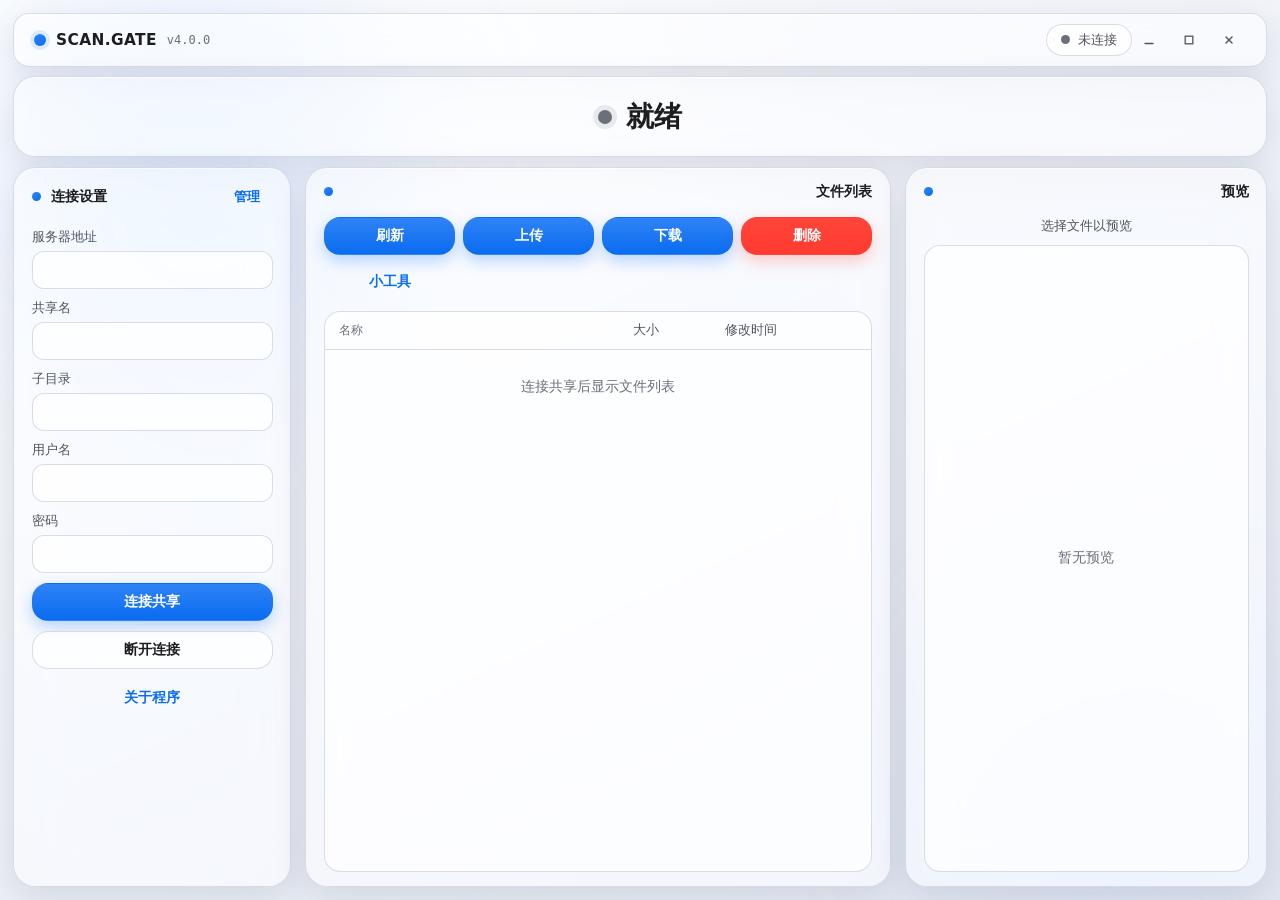
<file: ui/index.html>
<!DOCTYPE html>
<html lang="zh-CN">
<head>
  <meta charset="UTF-8" />
  <meta name="viewport" content="width=device-width, initial-scale=1.0" />
  <title>SCAN.GATE · 打印机扫描共享工具</title>
  <link rel="stylesheet" href="style.css" />
</head>
<body>
  <!-- 全局背景：冷色系一致渐变 + 柔光，作为毛玻璃的模糊源 -->
  <div class="bg" aria-hidden="true">
    <span class="blob blob-a"></span>
    <span class="blob blob-b"></span>
  </div>

  <div class="app">
    <!-- 顶栏（毛玻璃 · 无边框自定义标题栏） -->
    <header class="toolbar glass">
      <!-- 仅此区域可拖拽：class="pywebview-drag-region" 由 pywebview 识别为拖拽区，
           窗口控制按钮置于其外的 .caption，确保点击按钮不会误触发拖拽。 -->
      <div class="title-drag pywebview-drag-region">
        <div class="brand">
          <span class="logo-dot"></span>
          <span class="brand-name" id="brandName">SCAN.GATE</span>
          <span class="brand-ver" id="brandVer">v4.0.0</span>
        </div>
        <div class="toolbar-right">
          <span class="conn-chip" id="connChip">
            <span class="conn-dot" id="connDot"></span>
            <span id="connText">未连接</span>
          </span>
        </div>
      </div>
      <!-- 窗口控制按钮（不属于拖拽区） -->
      <div class="caption">
        <button class="cap-btn" id="btnMin" type="button" title="最小化" aria-label="最小化">
          <svg viewBox="0 0 12 12" width="12" height="12" aria-hidden="true"><line x1="2" y1="9.5" x2="10" y2="9.5" stroke="currentColor" stroke-width="1.4" stroke-linecap="round"/></svg>
        </button>
        <button class="cap-btn" id="btnMax" type="button" title="最大化 / 还原" aria-label="最大化">
          <svg viewBox="0 0 12 12" width="12" height="12" aria-hidden="true"><rect x="2.2" y="2.2" width="7.6" height="7.6" fill="none" stroke="currentColor" stroke-width="1.3"/></svg>
        </button>
        <button class="cap-btn cap-close" id="btnClose" type="button" title="关闭" aria-label="关闭">
          <svg viewBox="0 0 12 12" width="12" height="12" aria-hidden="true"><line x1="3" y1="3" x2="9" y2="9" stroke="currentColor" stroke-width="1.4" stroke-linecap="round"/><line x1="9" y1="3" x2="3" y2="9" stroke="currentColor" stroke-width="1.4" stroke-linecap="round"/></svg>
        </button>
      </div>
    </header>

    <!-- 就绪状态：水平 + 垂直居中，响应式 -->
    <section class="status-banner glass" id="statusBanner">
      <span class="status-dot" id="statusDot"></span>
      <span class="status-text" id="statusText">就绪</span>
    </section>

    <!-- 三栏主体（毛玻璃面板） -->
    <main class="grid">
      <!-- 连接设置 -->
      <section class="panel glass" id="connPanel">
        <div class="panel-head">
          <span class="head-title"><span class="head-dot"></span>连接设置</span>
          <button class="btn btn-ghost btn-sm" id="btnManage" type="button" title="管理已保存的服务器配置">管理</button>
        </div>
        <div class="panel-body">
          <label class="field">
            <span class="field-label">服务器地址</span>
            <input class="input" id="fHost" type="text" autocomplete="off" />
          </label>
          <label class="field">
            <span class="field-label">共享名</span>
            <input class="input" id="fShare" type="text" autocomplete="off" />
          </label>
          <label class="field">
            <span class="field-label">子目录</span>
            <input class="input" id="fSub" type="text" autocomplete="off" />
          </label>
          <label class="field">
            <span class="field-label">用户名</span>
            <input class="input" id="fUser" type="text" autocomplete="off" />
          </label>
          <label class="field">
            <span class="field-label">密码</span>
            <input class="input" id="fPass" type="password" autocomplete="off" />
          </label>
          <button class="btn btn-primary block" id="btnConnect">连接共享</button>
          <button class="btn btn-secondary block" id="btnDisconnect">断开连接</button>
          <button class="btn btn-ghost block" id="btnAbout">关于程序</button>
        </div>
      </section>

      <!-- 文件列表 -->
      <section class="panel glass" id="filePanel">
        <div class="panel-head"><span class="head-dot"></span>文件列表</div>
        <div class="panel-body file-body">
          <div class="file-actions">
            <button class="btn btn-primary" id="btnRefresh">刷新</button>
            <button class="btn btn-primary" id="btnUpload">上传</button>
            <button class="btn btn-primary" id="btnDownload">下载</button>
            <button class="btn btn-danger" id="btnDelete">删除</button>
            <button class="btn btn-ghost" id="btnTools">小工具</button>
          </div>
          <div class="list-wrap">
            <div class="list-head">
              <span class="col-name">名称</span>
              <span class="col-size">大小</span>
              <span class="col-time">修改时间</span>
            </div>
            <div class="list-scroll" id="fileList">
              <div class="list-empty" id="listEmpty">连接共享后显示文件列表</div>
            </div>
          </div>
        </div>
      </section>

      <!-- 预览 -->
      <section class="panel glass" id="previewPanel">
        <div class="panel-head"><span class="head-dot"></span>预览</div>
        <div class="panel-body preview-body">
          <div class="preview-info" id="previewInfo">选择文件以预览</div>
          <div class="preview-stage" id="previewStage">
            <span class="preview-placeholder">暂无预览</span>
          </div>
          <div class="preview-nav" id="previewNav" hidden>
            <button class="btn btn-secondary" id="btnPrev">‹ 上一页</button>
            <span class="preview-page" id="previewPage">1 / 1</span>
            <button class="btn btn-secondary" id="btnNext">下一页 ›</button>
          </div>
        </div>
      </section>
    </main>
  </div>

  <!-- 八向自由缩放热区（无边框窗口下自定义缩放：上下左右 + 四角） -->
  <div class="resize-layer" id="resizeLayer" aria-hidden="true">
    <div class="rz rz-n"  data-dir="n"></div>
    <div class="rz rz-s"  data-dir="s"></div>
    <div class="rz rz-e"  data-dir="e"></div>
    <div class="rz rz-w"  data-dir="w"></div>
    <div class="rz rz-ne" data-dir="ne"></div>
    <div class="rz rz-nw" data-dir="nw"></div>
    <div class="rz rz-se" data-dir="se"></div>
    <div class="rz rz-sw" data-dir="sw"></div>
  </div>

  <!-- 进度遮罩（毛玻璃） -->
  <div class="overlay" id="overlay" hidden>
    <div class="overlay-card glass">
      <div class="overlay-title" id="overlayTitle">处理中…</div>
      <div class="progress"><div class="progress-bar" id="progressBar"></div></div>
      <div class="overlay-msg" id="overlayMsg"></div>
      <button class="btn btn-secondary" id="btnCancel" hidden>取消</button>
    </div>
  </div>

  <!-- 关于弹窗（毛玻璃） -->
  <div class="modal" id="modal" hidden>
    <div class="modal-card glass">
      <div class="modal-title">关于 SCAN.GATE</div>
      <div class="modal-row"><span class="modal-k">名称</span><span id="mName"></span></div>
      <div class="modal-row"><span class="modal-k">版本</span><span id="mVer"></span></div>
      <div class="modal-row"><span class="modal-k">作者</span><span class="author-link" id="mAuthor" role="button" tabindex="0" title="点击选择联系方式"></span></div>
      <div class="modal-row"><span class="modal-k">版权</span><span id="mCopy"></span></div>
      <label class="upd-pref">
        <input type="checkbox" id="chkAutoCheck" />
        <span>启动时自动检查更新</span>
      </label>
      <button class="btn btn-secondary block" id="btnCheckUpdate">检查更新</button>
      <button class="btn btn-primary block" id="btnModalClose">关闭</button>
    </div>
  </div>

  <!-- 在线更新弹窗（毛玻璃） -->
  <div class="modal" id="updateModal" hidden>
    <div class="modal-card glass update-card">
      <div class="modal-head">
        <div class="modal-title left" id="updTitle">检查更新</div>
        <button class="icon-x" id="btnUpdateClose" type="button" aria-label="关闭">×</button>
      </div>

      <div class="upd-body">
        <div class="upd-state" id="updState">正在检查更新…</div>

        <div class="upd-found" id="updFound" hidden>
          <div class="upd-ver-row">
            <span class="upd-ver-cur" id="updCur">当前 v—</span>
            <span class="upd-arrow" aria-hidden="true">→</span>
            <span class="upd-ver-new" id="updNew">最新 v—</span>
          </div>
          <div class="upd-notes-label">更新内容</div>
          <div class="upd-notes" id="updNotes"></div>
        </div>

        <div class="upd-progress-wrap" id="updProgressWrap" hidden>
          <div class="upd-progress-head">
            <span id="updStage">下载中</span>
            <span id="updPct">0%</span>
          </div>
          <div class="upd-progress"><div class="upd-progress-bar" id="updBar"></div></div>
          <div class="upd-speed" id="updSpeed"></div>
        </div>

        <div class="upd-actions" id="updActions">
          <button class="btn btn-ghost" id="btnUpdLater" type="button">稍后</button>
          <button class="btn btn-primary" id="btnUpdNow" type="button" hidden>前往下载</button>
        </div>
      </div>
    </div>
  </div>

  <!-- 作者联系方式选择弹窗（公司内 / 公司外） -->
  <div class="modal" id="authorModal" hidden>
    <div class="modal-card glass author-card">
      <div class="modal-title">添加「刘思元」为飞书联系人</div>
      <div class="modal-sub">请先选择你的身份，再跳转至对应的邀请链接：</div>
      <button class="choice-btn choice-internal" id="btnLinkInternal" type="button">
        <span class="choice-ico" aria-hidden="true">🏢</span>
        <span class="choice-main">
          <span class="choice-t">公司内</span>
          <span class="choice-d">飞书同事 · 内部员工</span>
        </span>
        <span class="choice-arrow" aria-hidden="true">›</span>
      </button>
      <button class="choice-btn choice-external" id="btnLinkExternal" type="button">
        <span class="choice-ico" aria-hidden="true">🌐</span>
        <span class="choice-main">
          <span class="choice-t">公司外</span>
          <span class="choice-d">外部联系人</span>
        </span>
        <span class="choice-arrow" aria-hidden="true">›</span>
      </button>
      <button class="btn btn-ghost block" id="btnAuthorClose">取消</button>
    </div>
  </div>

  <!-- 服务器管理弹窗（列表 + 添加入口） -->
  <div class="modal" id="serverModal" hidden>
    <div class="modal-card glass server-card">
      <div class="modal-head">
        <div class="modal-title left">服务器管理</div>
        <button class="icon-x" id="btnServerClose" type="button" aria-label="关闭">×</button>
      </div>
      <div class="modal-sub left">已保存的服务器配置，点击「连接」切换为当前使用项。</div>
      <div class="server-list" id="serverList"></div>
      <button class="btn btn-primary block" id="btnAddServer" type="button">+ 添加服务器</button>
    </div>
  </div>

  <!-- 添加 / 编辑 服务器表单弹窗 -->
  <div class="modal" id="serverFormModal" hidden>
    <div class="modal-card glass">
      <div class="modal-head">
        <div class="modal-title left" id="serverFormTitle">添加服务器</div>
        <button class="icon-x" id="btnServerFormClose" type="button" aria-label="关闭">×</button>
      </div>
      <label class="field">
        <span class="field-label">配置名称</span>
        <input class="input" id="sfName" type="text" autocomplete="off" placeholder="例如：公区打印机" />
      </label>
      <label class="field">
        <span class="field-label">服务器地址</span>
        <input class="input" id="sfHost" type="text" autocomplete="off" placeholder="例如：192.168.4.82" />
      </label>
      <label class="field">
        <span class="field-label">共享名</span>
        <input class="input" id="sfShare" type="text" autocomplete="off" placeholder="例如：share" />
      </label>
      <label class="field">
        <span class="field-label">子目录</span>
        <input class="input" id="sfSub" type="text" autocomplete="off" placeholder="例如：PDF" />
      </label>
      <label class="field">
        <span class="field-label">用户名</span>
        <input class="input" id="sfUser" type="text" autocomplete="off" placeholder="例如：share" />
      </label>
      <label class="field">
        <span class="field-label">密码</span>
        <input class="input" id="sfPass" type="password" autocomplete="off" />
      </label>
      <div class="modal-actions">
        <button class="btn btn-primary" id="btnServerSave" type="button">保存</button>
        <button class="btn btn-ghost" id="btnServerCancel" type="button">取消</button>
      </div>
    </div>
  </div>

  <!-- 首次启动强制实名弹窗（不可绕过：确认即登记，取消即退出软件） -->
  <div class="modal" id="nameModal" hidden>
    <div class="modal-card glass name-card">
      <div class="modal-title">欢迎使用 SCAN.GATE</div>
      <div class="name-desc">真实姓名用于区分操作用户</div>
      <label class="field name-field">
        <span class="field-label">真实姓名</span>
        <input class="input" id="fRealName" type="text" autocomplete="off" maxlength="20" placeholder="请输入真实姓名" />
      </label>
      <div class="name-error" id="nameError"></div>
      <div class="name-actions">
        <button class="btn btn-primary" id="btnNameOk" type="button">确认</button>
        <button class="btn btn-ghost" id="btnNameCancel" type="button">取消（退出）</button>
      </div>
    </div>
  </div>

  <!-- 小工具弹窗（工具箱：工具选择列表 + 工具面板） -->
  <div class="modal" id="toolsModal" hidden>
    <div class="modal-card glass tools-card">
      <div class="modal-head">
        <div class="modal-title left" id="toolsTitle">工具箱</div>
        <button class="icon-x" id="btnToolsClose" type="button" aria-label="关闭">×</button>
      </div>

      <div class="tools-body">
        <!-- 第一级：工具选择列表（点击卡片进入对应工具面板） -->
        <div class="tool-grid" id="toolGrid">
          <button class="tool-card" type="button" data-tool="pdf_compress">
            <span class="tool-card-ico" aria-hidden="true">🗜️</span>
            <span class="tool-card-name">PDF 压缩</span>
            <span class="tool-card-desc">选择本地 PDF 并压缩，支持质量调节与大小对比</span>
          </button>
          <!-- 未来新增工具：复制上方一个 .tool-card，改 data-tool / 图标 / 名称 / 描述，
               并在下方新增对应 id 的 .tool-panel，再在 app.js 的 showTool() 中加分支即可。 -->
        </div>

        <!-- 第二级：PDF 压缩面板 -->
        <div class="tool-panel" id="pdfPanel" hidden>
          <button class="tool-back" type="button" id="btnToolBack">← 返回工具箱</button>

          <div class="tool-block">
            <div class="tool-block-title">PDF 压缩</div>
            <div class="tool-desc">选择本地 PDF，压缩后另存为更小的文件（自动命名为「原名_compressed.pdf」）。</div>

            <div class="tool-drop" id="toolsDrop">
              <div class="tool-drop-ico" aria-hidden="true">📄</div>
              <div class="tool-drop-text">点击选择，或将 PDF 文件拖拽到此处</div>
              <button class="btn btn-secondary" id="btnPickPdf" type="button">选择 PDF 文件</button>
            </div>
            <div class="tool-file" id="toolsPdfPath">未选择文件</div>

            <label class="field">
              <span class="field-label">压缩级别</span>
              <div class="seg" id="toolsLevel">
                <button class="seg-btn active" data-level="standard" type="button">标准</button>
                <button class="seg-btn" data-level="high" type="button">高压缩</button>
                <button class="seg-btn" data-level="custom" type="button">自定义</button>
              </div>
            </label>
            <div class="tool-hint">标准：清理冗余、压缩字体与图片数据，画质无损。高压缩：额外降低内嵌图片分辨率，体积更小但画质略降。自定义：拖动滑块自行设定压缩率。</div>

            <div class="tool-custom" id="toolsCustom" hidden>
              <div class="tool-custom-row">
                <span class="field-label">压缩率</span>
                <span class="tool-rate-val" id="toolsRateVal">70%</span>
              </div>
              <input class="tool-slider" id="toolsRate" type="range" min="0" max="100" value="70" step="1" />
              <div class="tool-custom-hint">向左 = 体积更小 / 画质更低；向右 = 画质更高 / 体积更大</div>
            </div>

            <div class="progress tool-progress" id="toolProgress" hidden>
              <div class="progress-bar" id="toolProgressBar"></div>
            </div>

            <button class="btn btn-primary block" id="btnDoCompress" type="button">开始压缩</button>

            <div class="tool-result" id="toolsResult" hidden>
              <div class="tool-result-row">
                <div class="tool-result-card">
                  <div class="tr-label">原始大小</div>
                  <div class="tr-value" id="trOrig">-</div>
                </div>
                <div class="tool-result-arrow" aria-hidden="true">→</div>
                <div class="tool-result-card tr-new">
                  <div class="tr-label">压缩后</div>
                  <div class="tr-value" id="trNew">-</div>
                </div>
              </div>
              <div class="tr-saved" id="trSaved"></div>
            </div>

            <div class="tool-status" id="toolsStatus"></div>
          </div>
        </div>
      </div>
    </div>
  </div>

  <script src="app.js"></script>
</body>
</html>
</file>
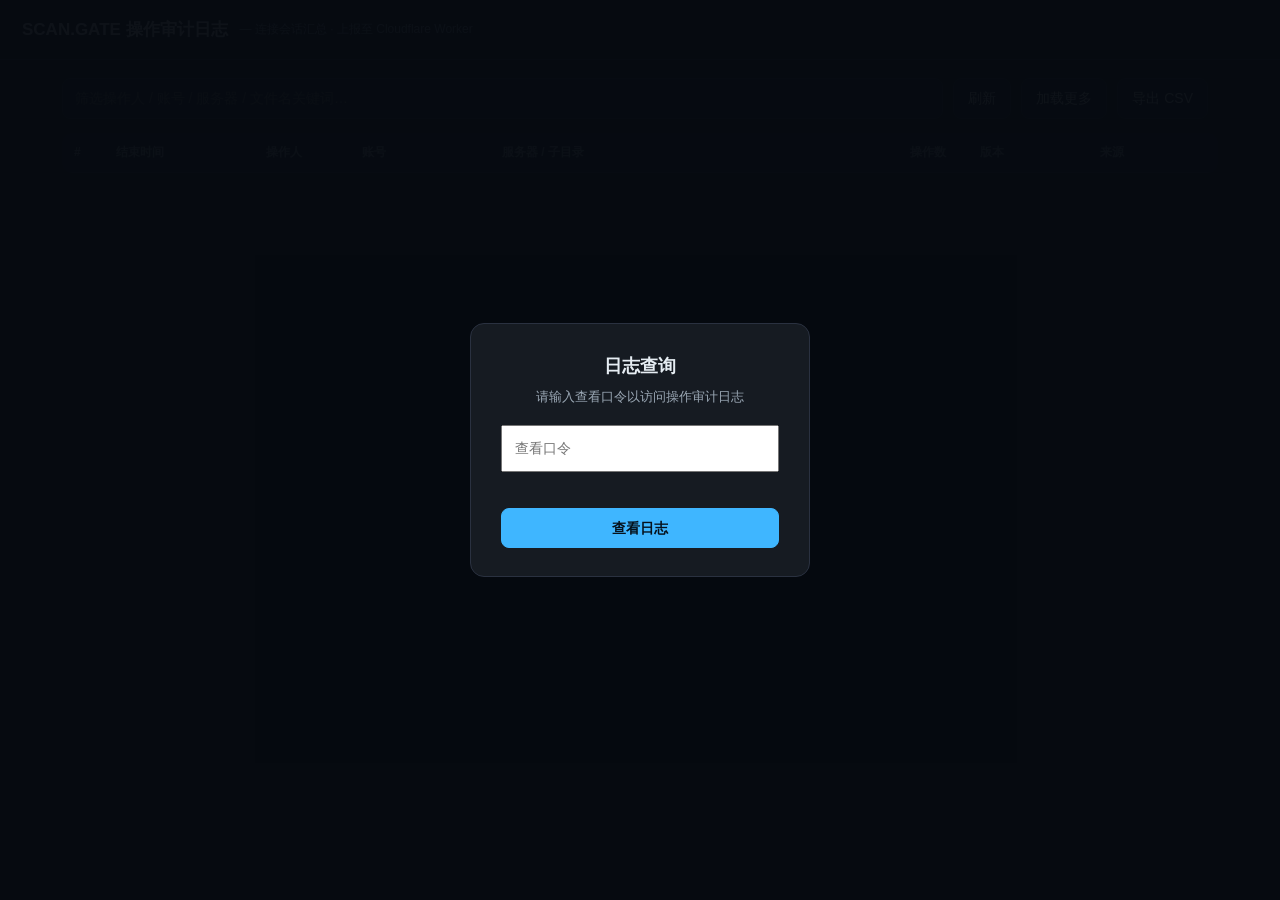
<file: cloudflare/logpage.html>
<!doctype html>
<html lang="zh-CN">
<head>
<meta charset="utf-8" />
<meta name="viewport" content="width=device-width, initial-scale=1" />
<title>SCAN.GATE 操作审计日志</title>
<style>
  :root { --bg:#0e1116; --panel:#161b22; --panel2:#1c2230; --line:#2a3140;
          --txt:#e6edf3; --sub:#9aa7b4; --accent:#3fb6ff; --ok:#3fb950; --bad:#f85149; --warn:#d29922; }
  * { box-sizing:border-box; }
  body { margin:0; background:var(--bg); color:var(--txt);
         font:14px/1.6 -apple-system,BlinkMacSystemFont,"Segoe UI","Microsoft YaHei",sans-serif; }
  header { display:flex; align-items:center; gap:12px; padding:16px 22px;
           border-bottom:1px solid var(--line); background:var(--panel); }
  header h1 { font-size:17px; margin:0; font-weight:600; }
  header .tag { font-size:12px; color:var(--sub); }
  .wrap { padding:18px 22px; max-width:1200px; margin:0 auto; }
  .toolbar { display:flex; flex-wrap:wrap; gap:10px; align-items:center; margin-bottom:14px; }
  input, button { font:inherit; }
  .kw { flex:1; min-width:200px; padding:8px 12px; background:var(--panel2);
        border:1px solid var(--line); border-radius:8px; color:var(--txt); outline:none; }
  .kw:focus { border-color:var(--accent); }
  button { padding:8px 14px; border:1px solid var(--line); border-radius:8px;
           background:var(--panel2); color:var(--txt); cursor:pointer; }
  button:hover { border-color:var(--accent); }
  button.primary { background:var(--accent); color:#06121d; border-color:var(--accent); font-weight:600; }
  .stat { color:var(--sub); font-size:12px; margin-left:auto; }
  table { width:100%; border-collapse:collapse; background:var(--panel); border-radius:10px; overflow:hidden; }
  th, td { padding:10px 12px; text-align:left; border-bottom:1px solid var(--line); vertical-align:top; }
  th { background:var(--panel2); color:var(--sub); font-weight:600; font-size:12px; position:sticky; top:0; }
  tbody tr { cursor:pointer; }
  tbody tr:hover { background:var(--panel2); }
  .op-count { display:inline-block; min-width:22px; text-align:center; padding:1px 7px;
              border-radius:10px; background:var(--panel2); font-size:12px; }
  .badge-ok { color:var(--ok); } .badge-bad { color:var(--bad); }
  .detail { display:none; background:var(--panel2); }
  .detail.open { display:table-row; }
  .detail td { padding:0; }
  .detail-inner { padding:10px 14px 14px 46px; }
  .op { padding:6px 0; border-bottom:1px dashed var(--line); }
  .op:last-child { border-bottom:none; }
  .op .t { color:var(--sub); font-size:12px; }
  .op .ty { color:var(--accent); font-weight:600; }
  .op .ok { color:var(--ok); } .op .no { color:var(--bad); }
  .empty { text-align:center; color:var(--sub); padding:40px; }
  /* 口令遮罩 */
  #gate { position:fixed; inset:0; background:rgba(6,10,16,.96); display:flex;
          align-items:center; justify-content:center; z-index:50; }
  #gate .box { background:var(--panel); border:1px solid var(--line); border-radius:14px;
               padding:28px 30px; width:340px; text-align:center; }
  #gate h2 { margin:0 0 6px; font-size:18px; }
  #gate p { color:var(--sub); font-size:13px; margin:0 0 18px; }
  #gate input { width:100%; padding:10px 12px; margin-bottom:12px; }
  #gate .err { color:var(--bad); font-size:12px; min-height:16px; margin-bottom:8px; }
</style>
</head>
<body>
<div id="gate">
  <div class="box">
    <h2>日志查询</h2>
    <p>请输入查看口令以访问操作审计日志</p>
    <input id="key" type="password" placeholder="查看口令" autocomplete="off" />
    <div class="err" id="gerr"></div>
    <button class="primary" style="width:100%" onclick="unlock()">查看日志</button>
  </div>
</div>

<header>
  <h1>SCAN.GATE 操作审计日志</h1>
  <span class="tag" id="sub">— 连接会话汇总 · 上报至 Cloudflare Worker</span>
</header>
<div class="wrap">
  <div class="toolbar">
    <input class="kw" id="kw" placeholder="筛选操作人 / 账号 / 服务器 / 文件名关键词…" oninput="applyFilter()" />
    <button onclick="reload()">刷新</button>
    <button id="more" onclick="loadMore()">加载更多</button>
    <button onclick="exportCSV()">导出 CSV</button>
    <span class="stat" id="stat"></span>
  </div>
  <table>
    <thead>
      <tr>
        <th style="width:42px">#</th>
        <th style="width:150px">结束时间</th>
        <th style="width:96px">操作人</th>
        <th style="width:140px">账号</th>
        <th>服务器 / 子目录</th>
        <th style="width:70px">操作数</th>
        <th style="width:120px">版本</th>
        <th style="width:130px">来源</th>
      </tr>
    </thead>
    <tbody id="rows"></tbody>
  </table>
  <div class="empty" id="empty" style="display:none">暂无日志</div>
</div>

<script>
const API = "/api/logs";
let viewKey = sessionStorage.getItem("sg_log_key") || "";
let all = [];          // 已加载的原始记录
let cursor = null;     // 下一页游标
let listComplete = false;

if (viewKey) { tryUnlock(viewKey); }

function unlock() {
  const k = document.getElementById("key").value.trim();
  if (!k) { document.getElementById("gerr").textContent = "请输入口令"; return; }
  tryUnlock(k);
}

async function tryUnlock(k) {
  document.getElementById("gerr").textContent = "验证中…";
  try {
    const r = await fetch(API + "?key=" + encodeURIComponent(k) + "&limit=30");
    if (r.status === 401) { document.getElementById("gerr").textContent = "口令错误"; return; }
    if (!r.ok) { document.getElementById("gerr").textContent = "服务异常 " + r.status; return; }
    viewKey = k;
    sessionStorage.setItem("sg_log_key", k);
    document.getElementById("gate").style.display = "none";
    await reload();
  } catch (e) {
    document.getElementById("gerr").textContent = "网络错误：" + e.message;
  }
}

function authHeaders() { return { "Authorization": "Bearer " + viewKey }; }

async function reload() {
  all = []; cursor = null; listComplete = false;
  document.getElementById("more").disabled = false;
  await loadMore(true);
}

async function loadMore(reset) {
  if (listComplete && !reset) return;
  let url = API + "?key=" + encodeURIComponent(viewKey) + "&limit=30";
  if (cursor) url += "&cursor=" + encodeURIComponent(cursor);
  const r = await fetch(url, { headers: authHeaders() });
  if (!r.ok) { document.getElementById("stat").textContent = "加载失败 " + r.status; return; }
  const data = await r.json();
  if (reset) all = [];
  (data.entries || []).forEach(e => all.push(e));
  cursor = data.cursor || null;
  listComplete = !!data.list_complete;
  if (listComplete) document.getElementById("more").disabled = true;
  render();
}

function applyFilter() { render(); }

function esc(s) {
  return String(s == null ? "" : s)
    .replace(/&/g,"&amp;").replace(/</g,"&lt;").replace(/>/g,"&gt;");
}

function render() {
  const kw = document.getElementById("kw").value.trim().toLowerCase();
  const rows = document.getElementById("rows");
  const filtered = all.filter(e => {
    if (!kw) return true;
    const hay = [e.operator, e.account, e.server, e.subfolder, e.app_version,
                 (e.ops||[]).map(o=>o.description+" "+(o.target||"")).join(" ")]
                .join(" ").toLowerCase();
    return hay.includes(kw);
  });
  rows.innerHTML = "";
  document.getElementById("empty").style.display = filtered.length ? "none" : "block";
  document.getElementById("stat").textContent =
    "已加载 " + all.length + " 条" + (kw ? "（筛选命中 " + filtered.length + "）" : "");
  filtered.forEach((e, i) => {
    const tr = document.createElement("tr");
    tr.innerHTML =
      "<td>" + (all.length - i) + "</td>" +
      "<td>" + esc(e.end) + "</td>" +
      "<td>" + esc(e.operator) + "</td>" +
      "<td>" + esc(e.account) + "</td>" +
      "<td>" + esc(e.server) + (e.subfolder ? " \\ " + esc(e.subfolder) : "") + "</td>" +
      "<td><span class='op-count'>" + (e.op_count||0) + "</span></td>" +
      "<td>" + esc(e.app_version) + "</td>" +
      "<td>" + esc(e.cf_ip) + (e.cf_country ? " (" + esc(e.cf_country) + ")" : "") + "</td>";
    const dt = document.createElement("tr");
    dt.className = "detail";
    const ops = (e.ops||[]).map(o =>
      "<div class='op'><span class='t'>" + esc(o.time) + "</span> · " +
      "<span class='ty'>" + esc(o.op_type) + "</span> · " +
      (o.success ? "<span class='ok'>成功</span>" : "<span class='no'>失败</span>") +
      (o.reason ? " <span class='no'>（" + esc(o.reason) + "）</span>" : "") +
      "<div>" + esc(o.description) + (o.target ? " → " + esc(o.target) : "") + "</div></div>"
    ).join("") || "<div class='op'>（本会话无文件操作）</div>";
    dt.innerHTML = "<td colspan='8'><div class='detail-inner'>" +
      "<div class='op'>连接：" + esc(e.start) + " &nbsp;→&nbsp; 断开：" + esc(e.end) + "</div>" +
      ops + "</div></td>";
    tr.onclick = () => dt.classList.toggle("open");
    rows.appendChild(tr); rows.appendChild(dt);
  });
}

function exportCSV() {
  const header = ["结束时间","操作人","账号","服务器","子目录","操作数","版本","来源IP","国家","操作明细"];
  const lines = [header.join(",")];
  all.forEach(e => {
    const ops = (e.ops||[]).map(o =>
      (o.time||"")+" "+(o.op_type||"")+" "+(o.description||"")+
      (o.target?(" -> "+o.target):"")+(o.success?" 成功":" 失败"+(o.reason?("("+o.reason+")"):""))
    ).join(" | ");
    const row = [e.end, e.operator, e.account, e.server, e.subfolder, e.op_count,
                 e.app_version, e.cf_ip, e.cf_country, ops];
    lines.push(row.map(v => '"' + String(v==null?"":v).replace(/"/g,'""') + '"').join(","));
  });
  const blob = new Blob(["\ufeff" + lines.join("\n")], { type:"text/csv;charset=utf-8" });
  const a = document.createElement("a");
  a.href = URL.createObjectURL(blob);
  a.download = "scan_gate_logs_" + new Date().toISOString().slice(0,10) + ".csv";
  a.click();
}
</script>
</body>
</html>
</file>
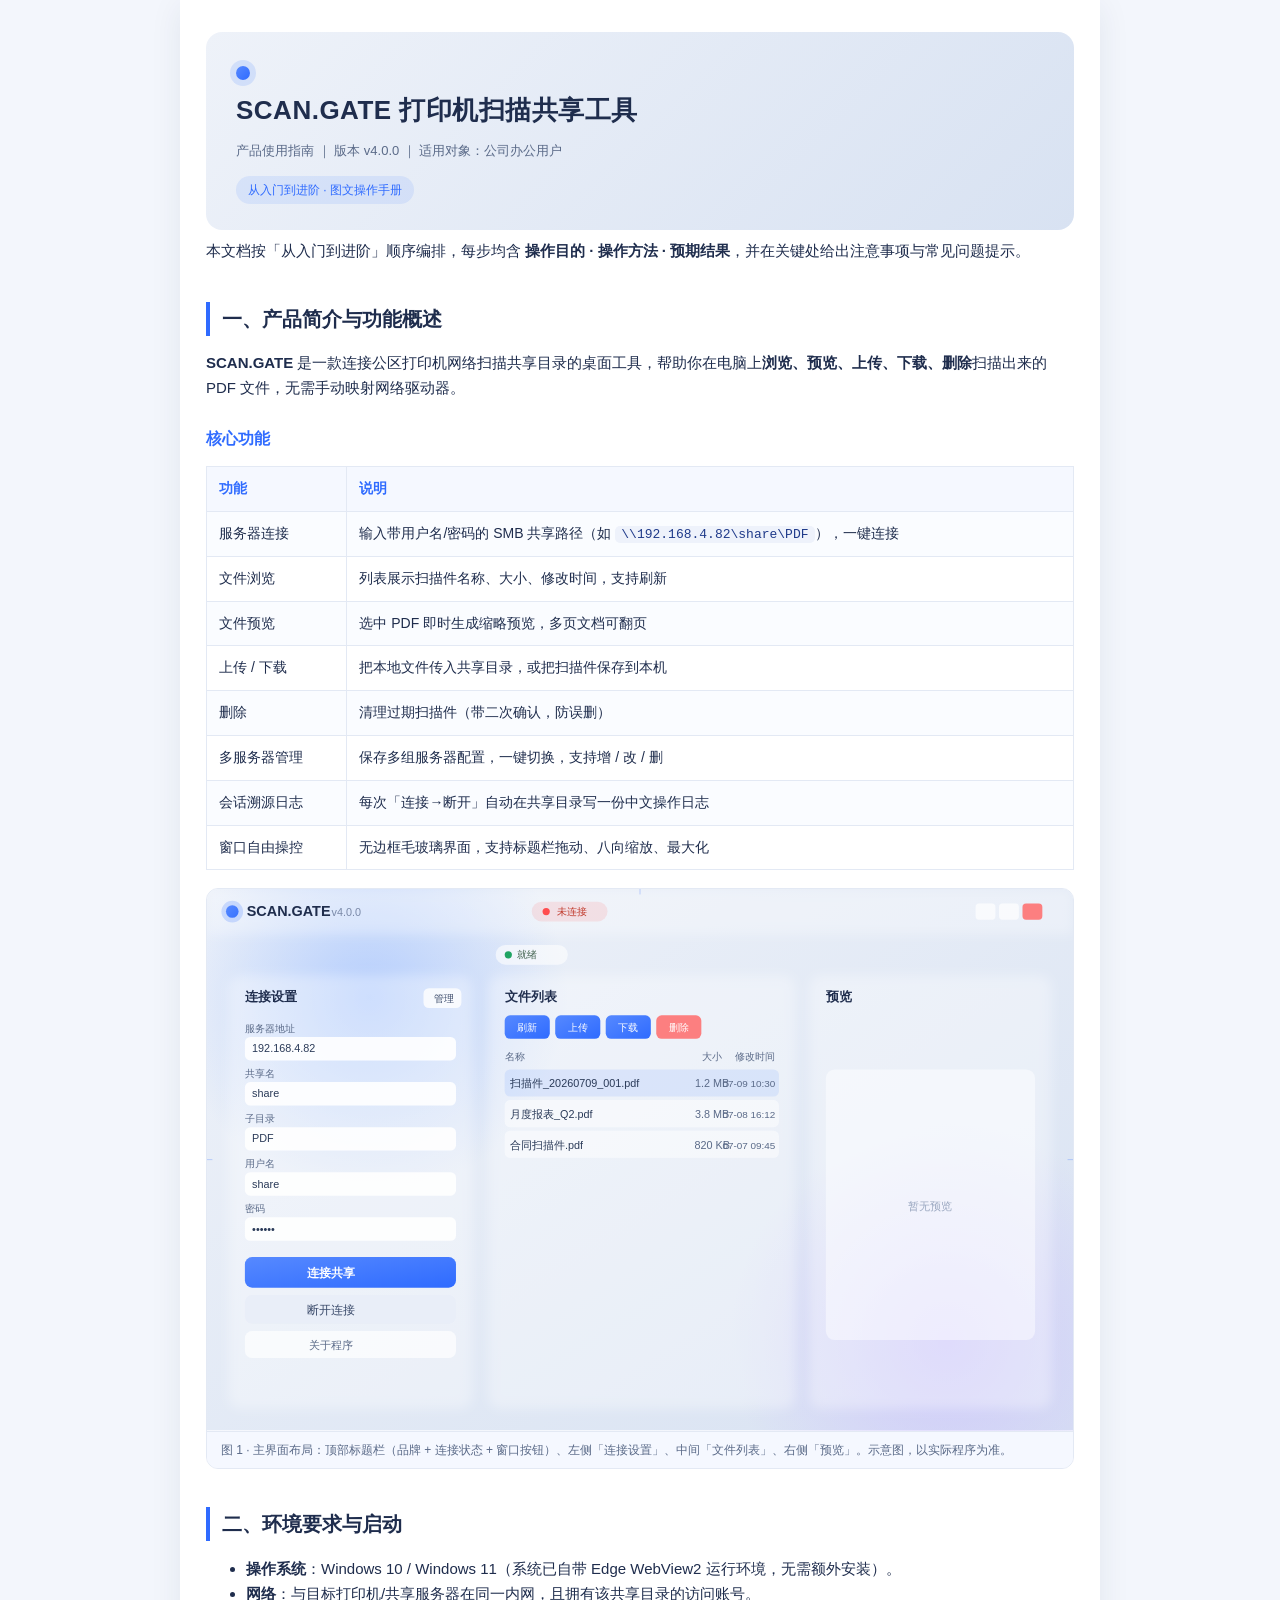
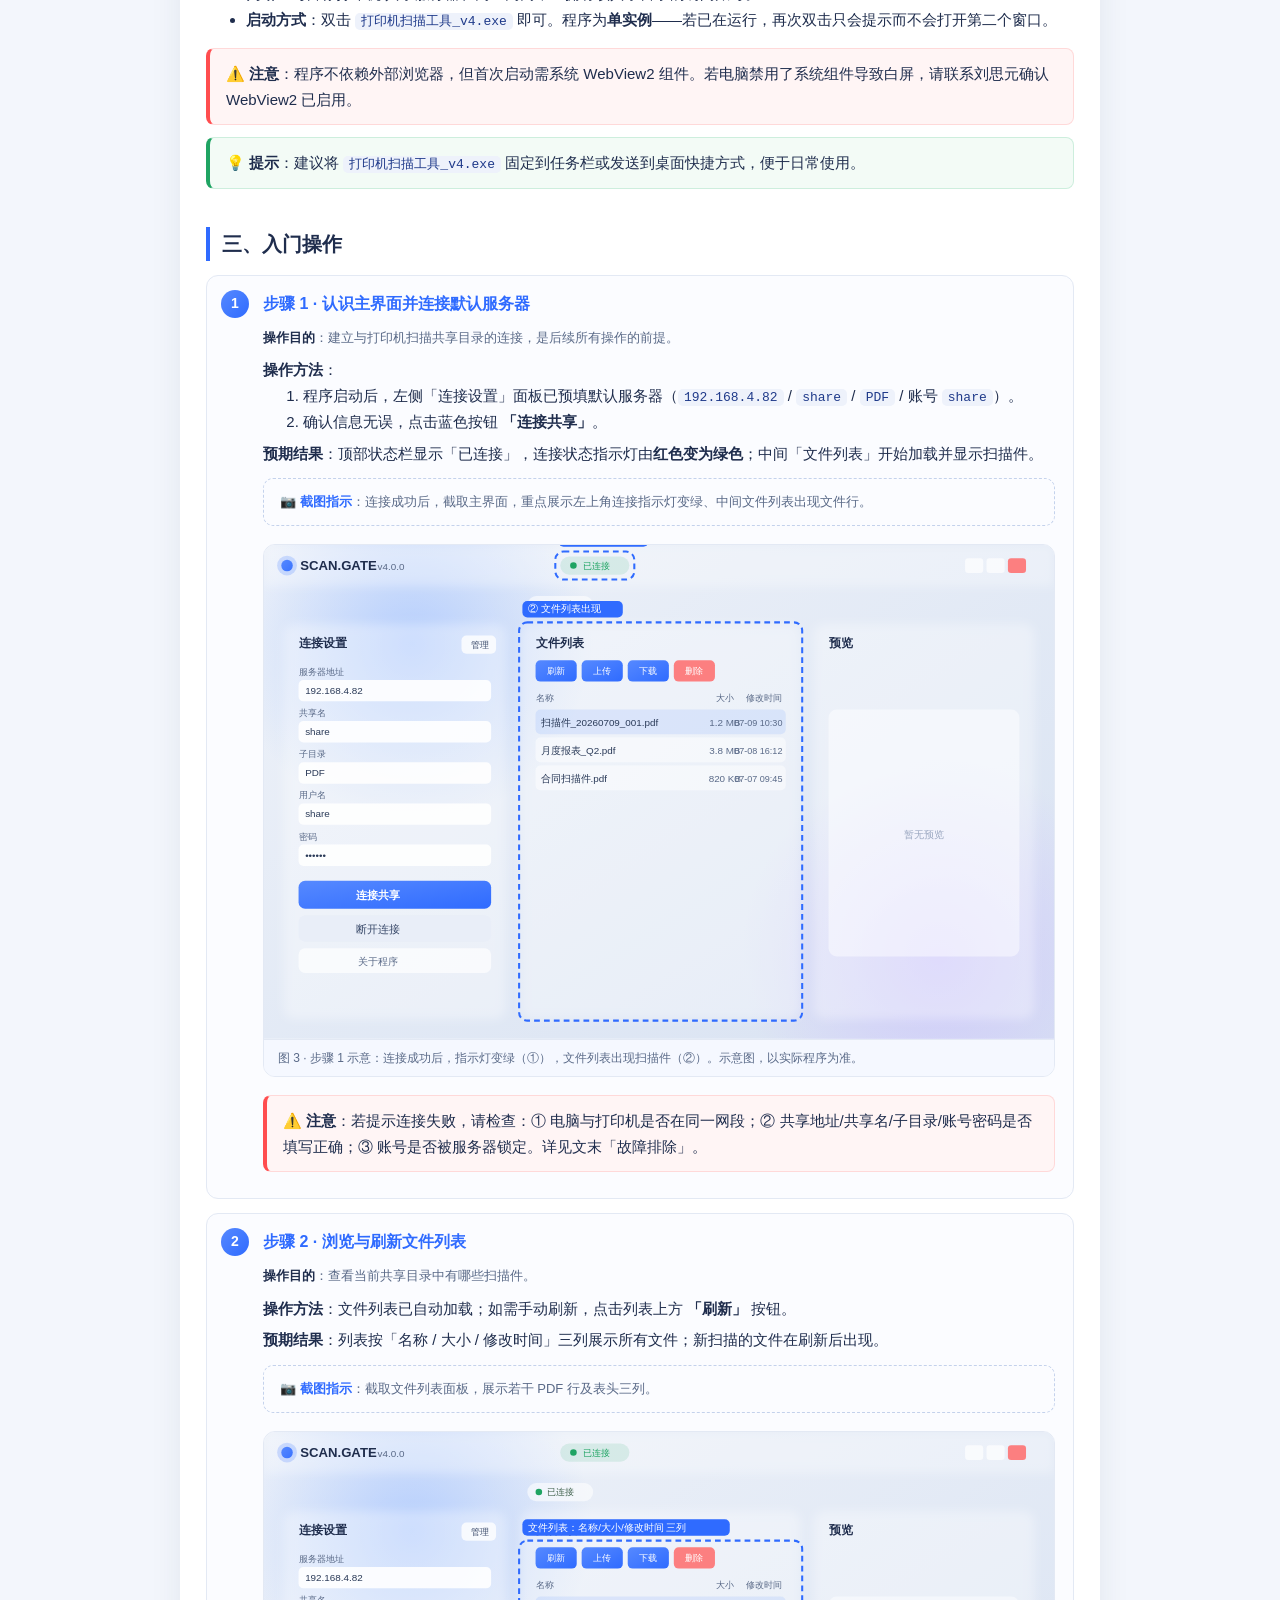
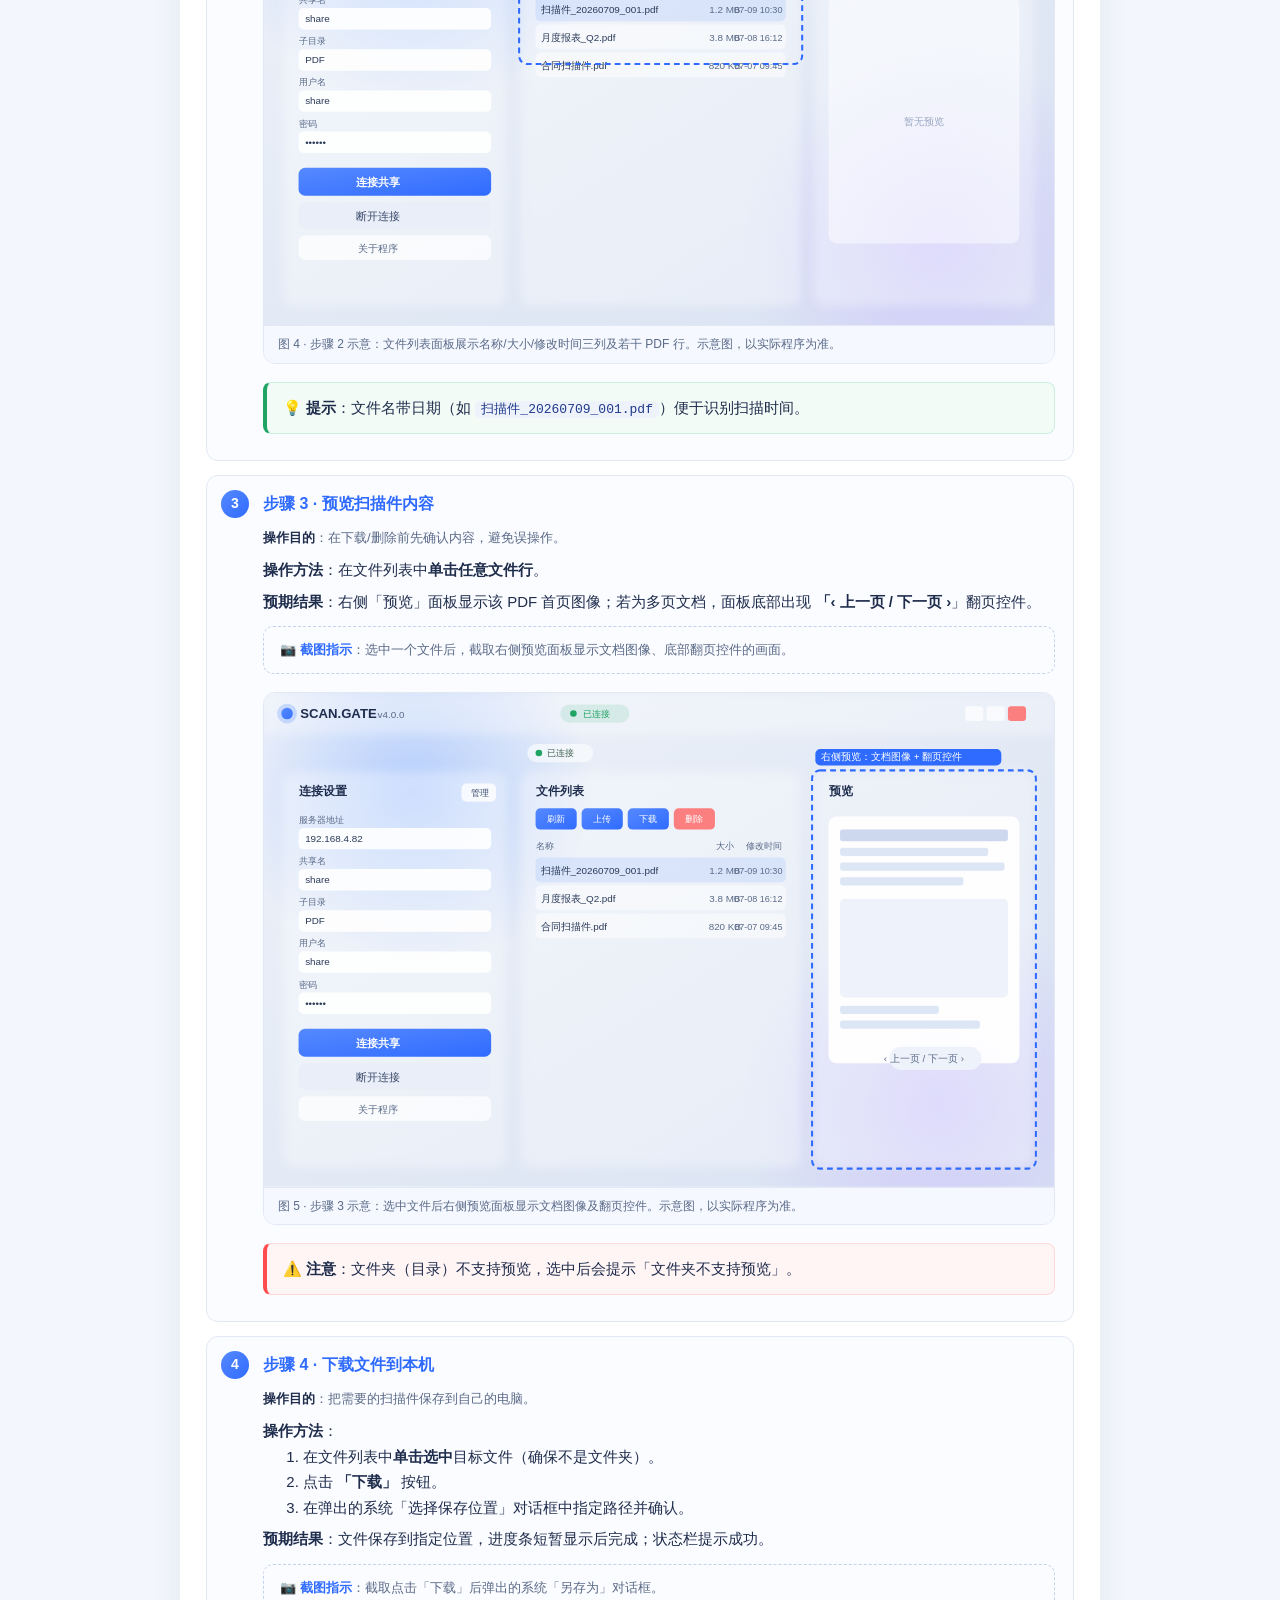
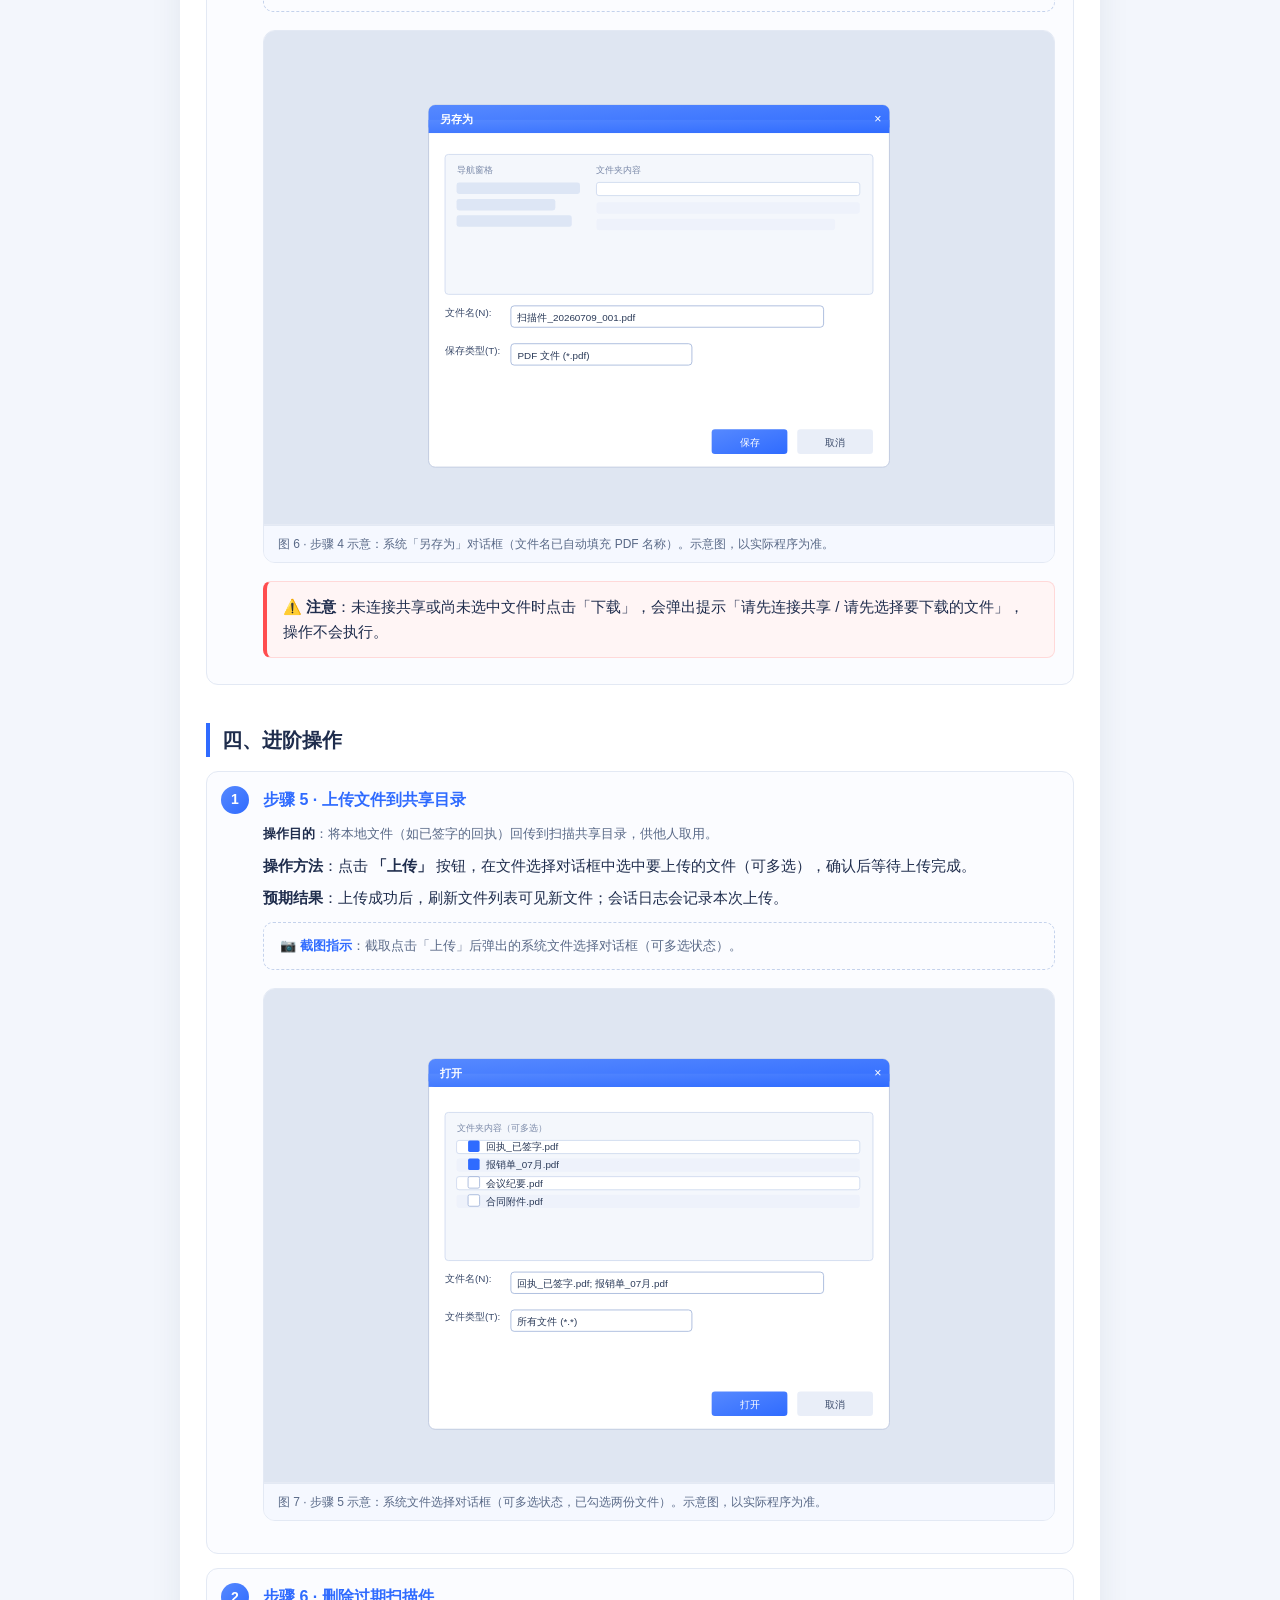
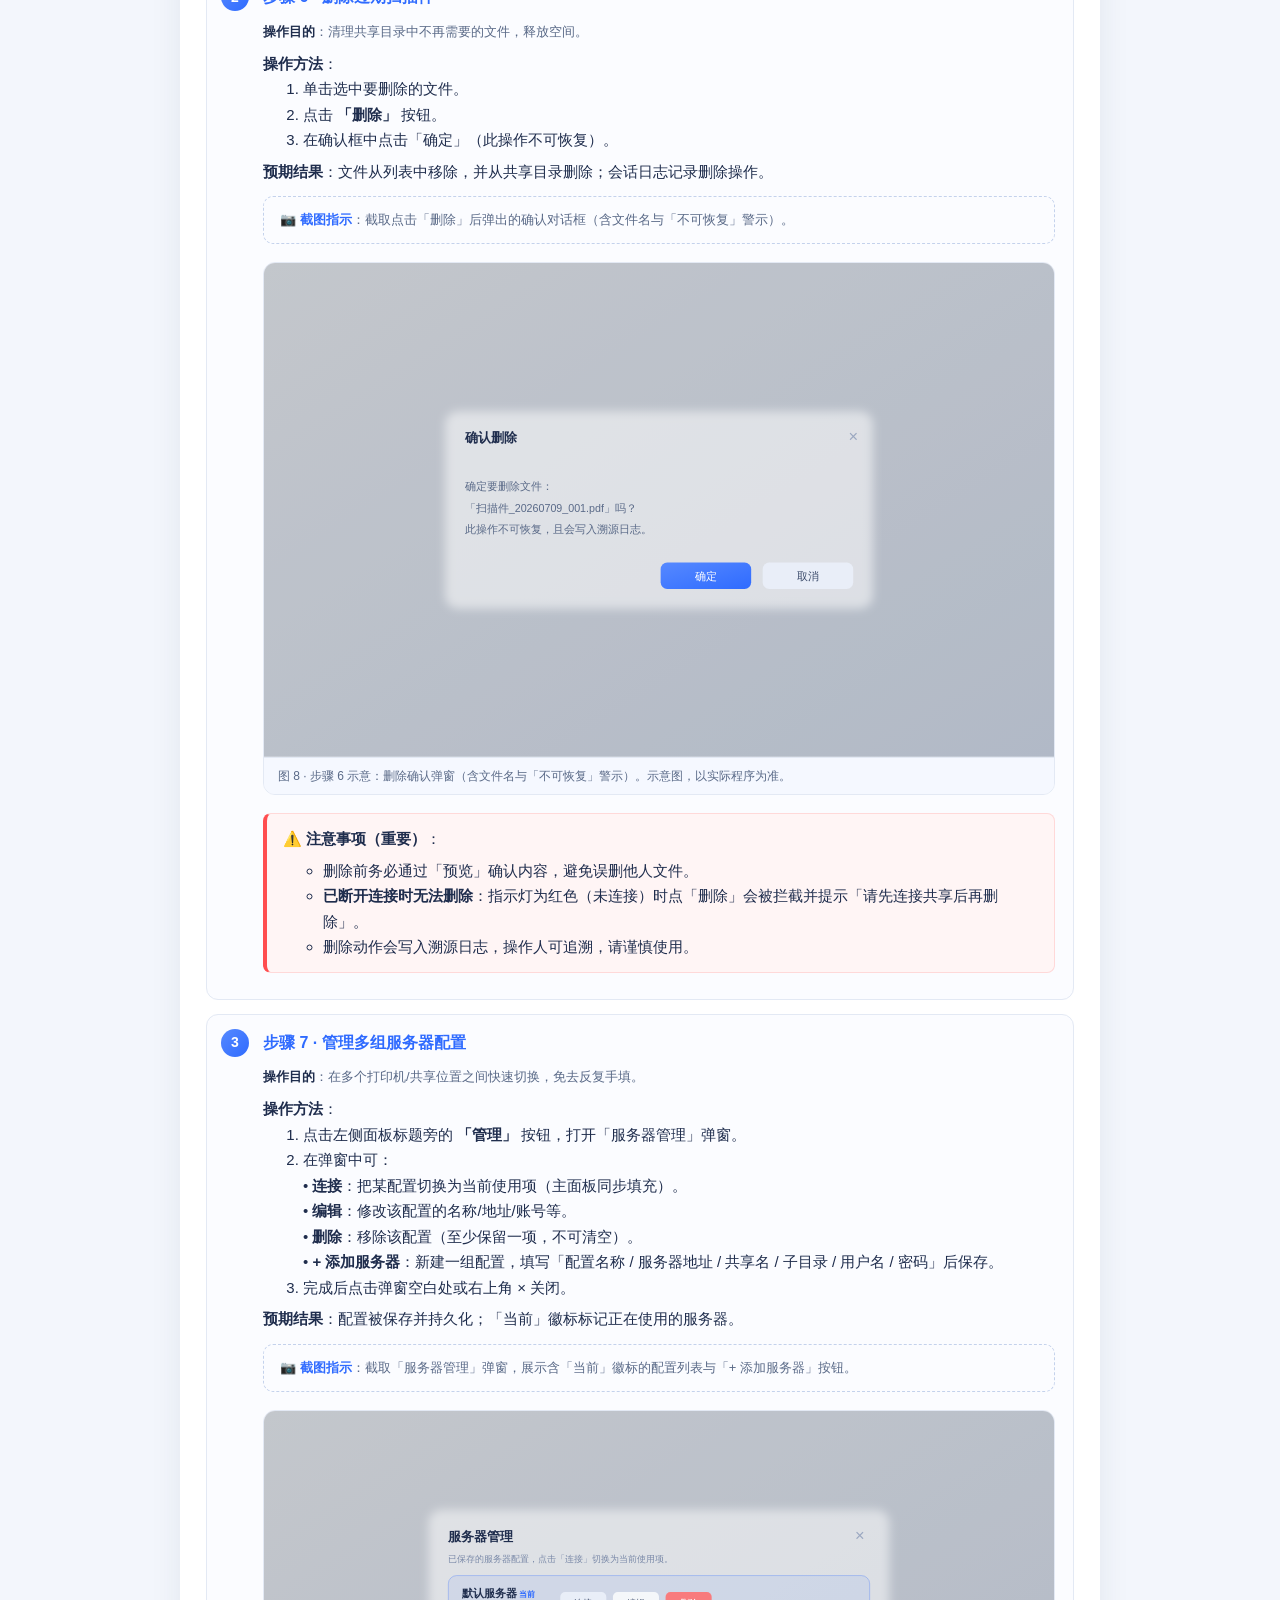
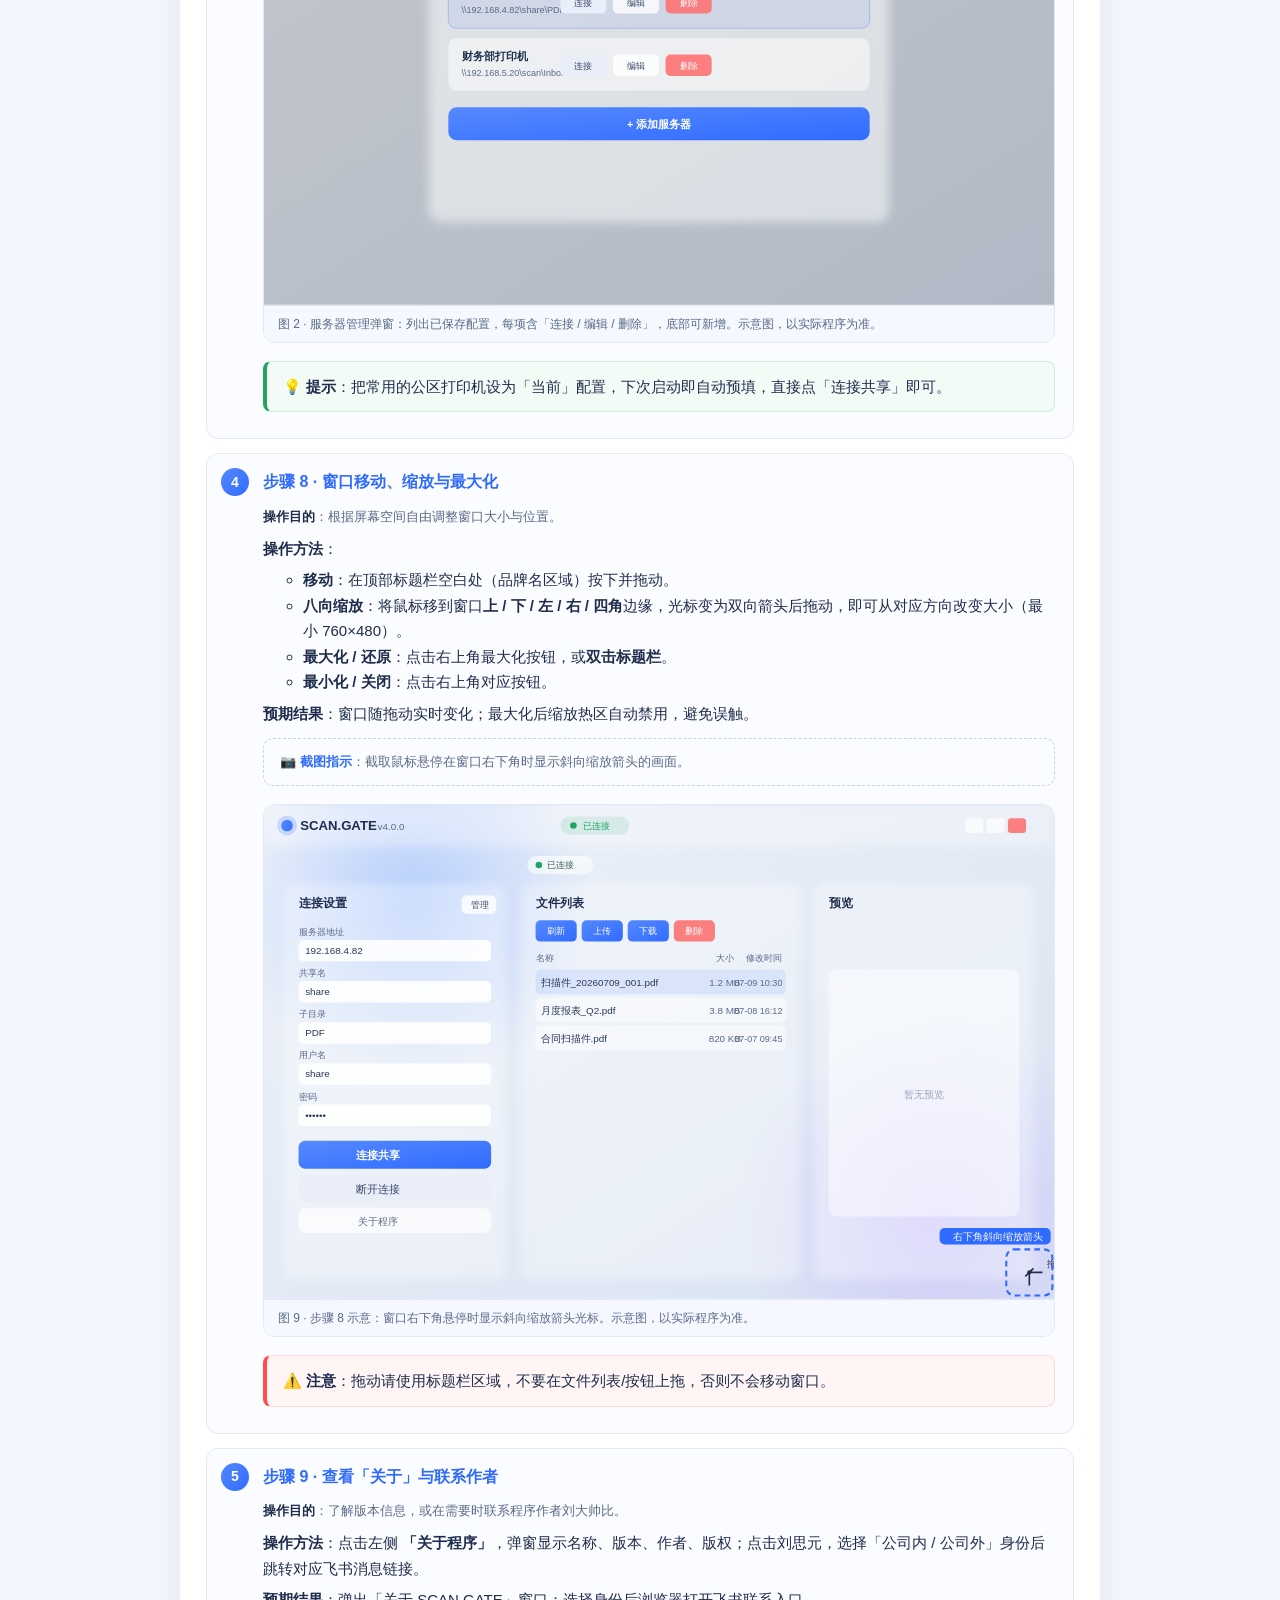
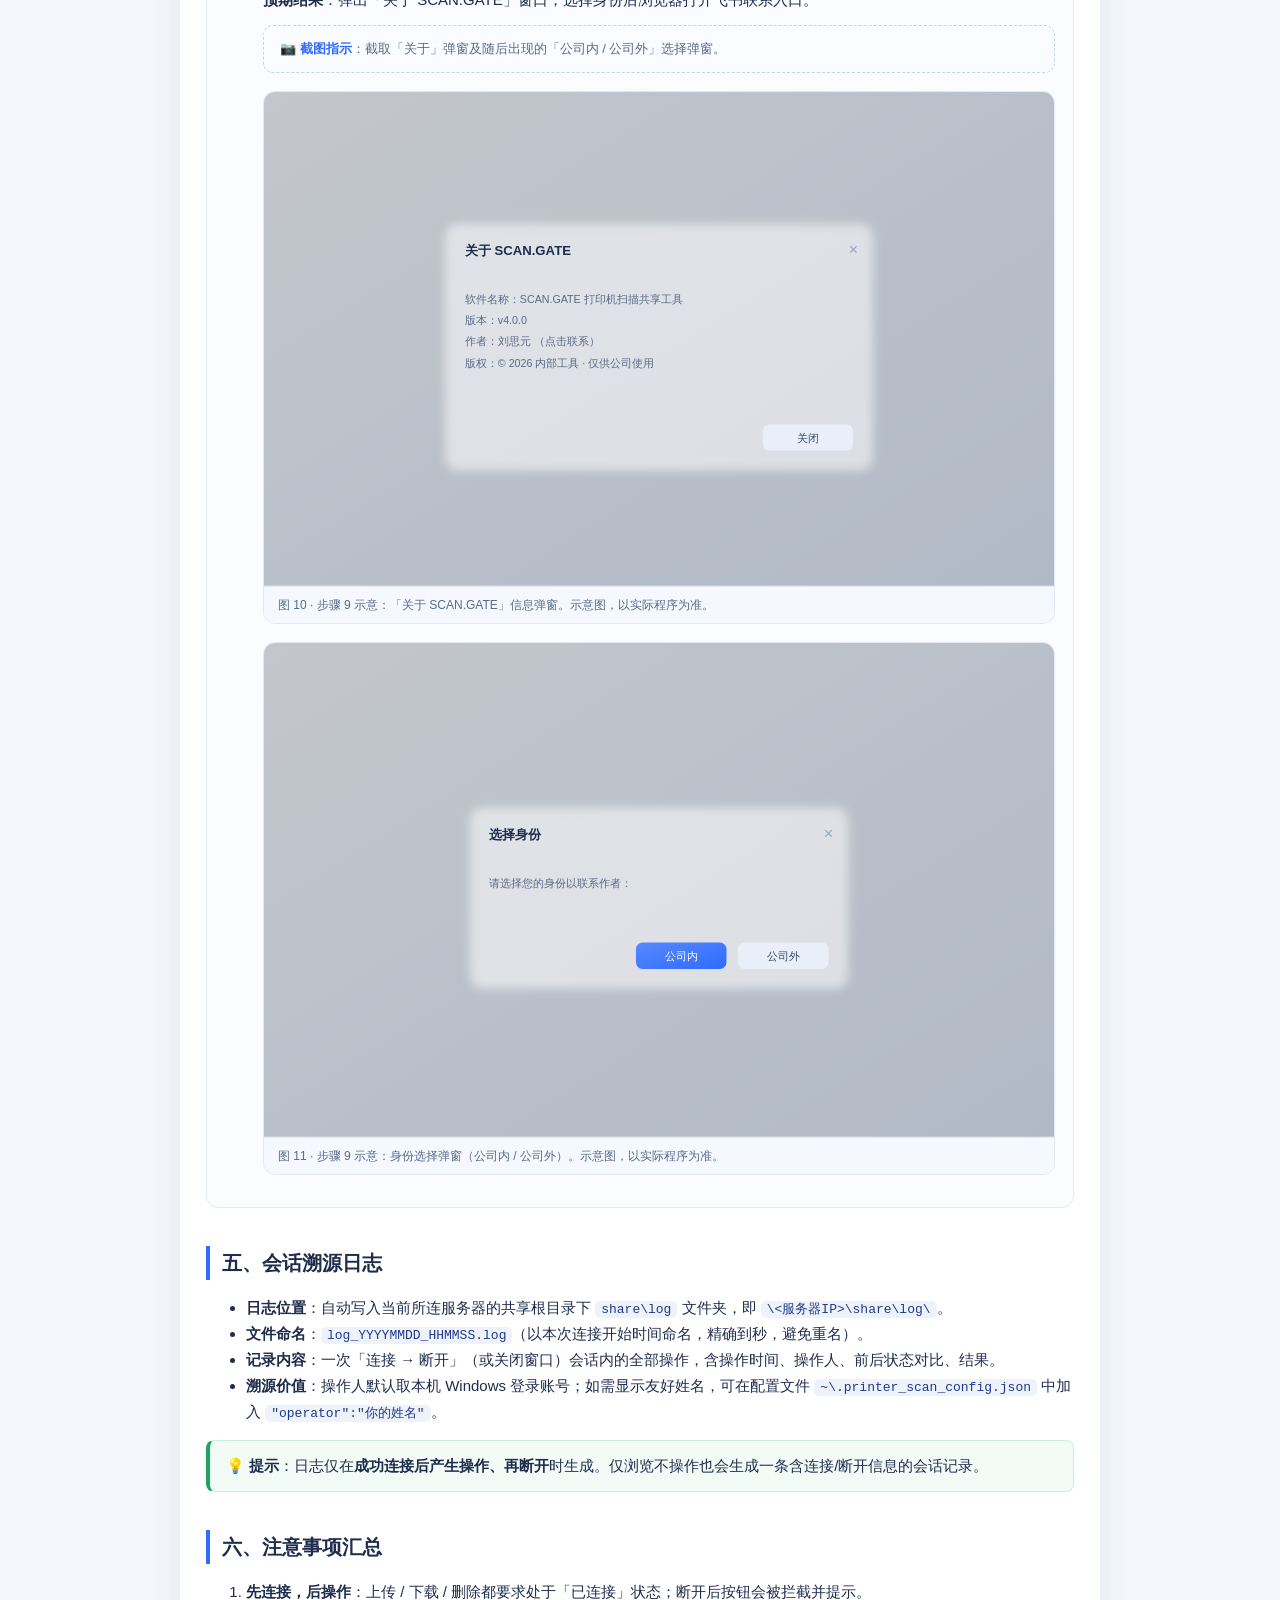
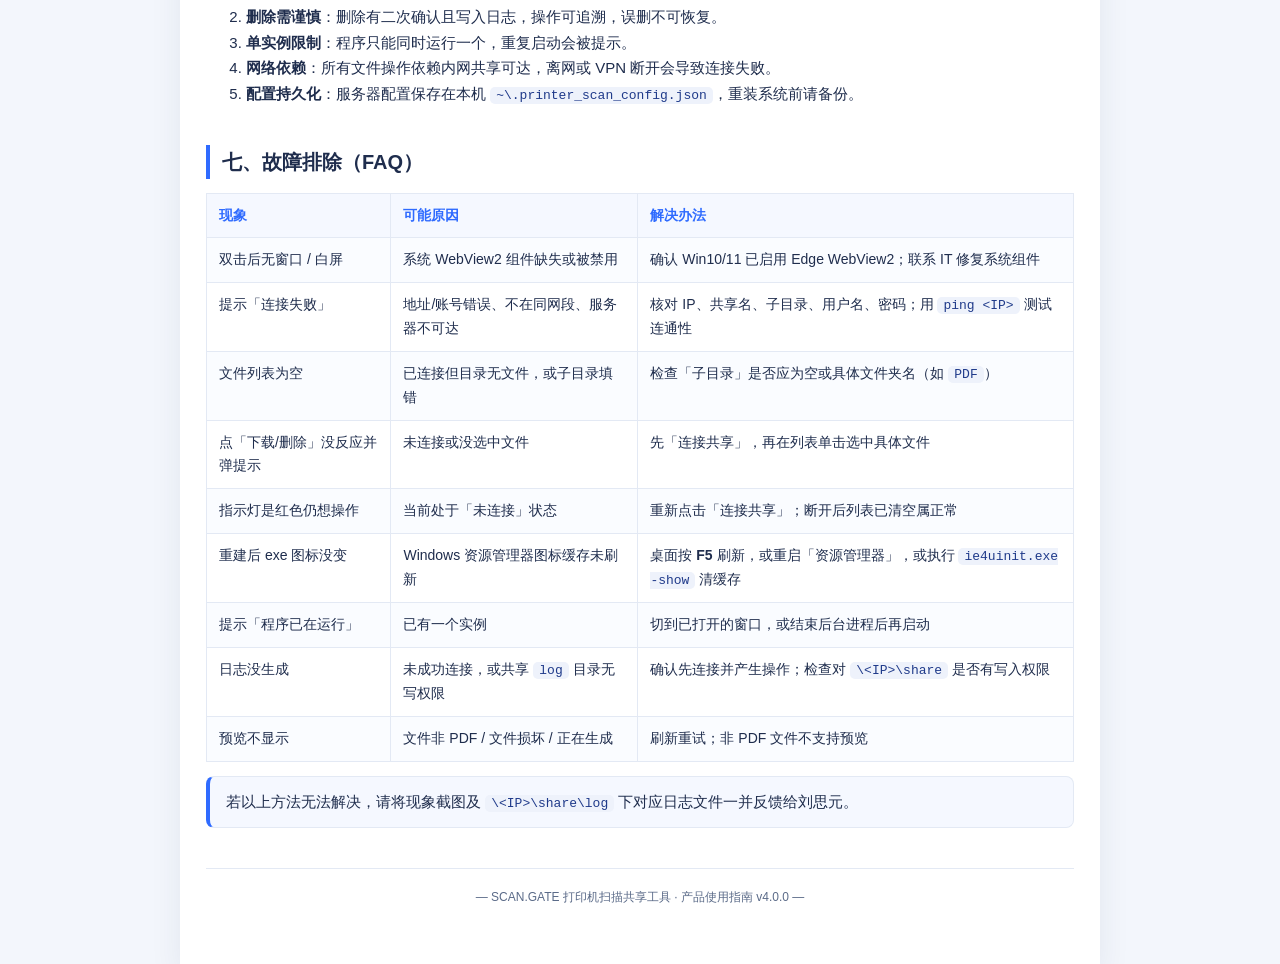
<file: docs/产品使用指南.html>
<!DOCTYPE html>
<html lang="zh-CN">
<head>
<meta charset="UTF-8">
<meta name="viewport" content="width=device-width, initial-scale=1.0">
<title>SCAN.GATE 打印机扫描共享工具 · 产品使用指南</title>
<style>
  :root{
    --accent:#2f6bff; --accent2:#5689ff; --ink:#1f2d4d; --sub:#5a6a88;
    --line:#e3e9f4; --card:#ffffff; --danger:#ff4d4f; --green:#1fa463;
  }
  *{box-sizing:border-box}
  body{
    margin:0; font-family:"Segoe UI","Microsoft YaHei",sans-serif;
    color:var(--ink); background:#f3f6fc; line-height:1.7; font-size:15px;
  }
  .wrap{max-width:920px; margin:0 auto; padding:32px 26px 64px; background:#fff;
    box-shadow:0 6px 30px rgba(31,45,77,.08);}
  header.cover{
    background:linear-gradient(135deg,#eef2f9,#d8e2f2); border-radius:16px;
    padding:30px 30px 26px; margin-bottom:8px; position:relative; overflow:hidden;
  }
  header.cover .dot{display:inline-block; width:14px; height:14px; border-radius:50%;
    background:linear-gradient(135deg,var(--accent2),var(--accent)); margin-right:10px;
    box-shadow:0 0 0 6px rgba(86,137,255,.18);}
  header.cover h1{margin:0; font-size:26px; font-weight:800; letter-spacing:.5px}
  header.cover .ver{color:var(--sub); font-size:13px; margin-top:8px}
  header.cover .tag{display:inline-block; margin-top:14px; padding:4px 12px;
    background:rgba(47,107,255,.1); color:var(--accent); border-radius:20px; font-size:12px}
  h2{font-size:20px; margin:38px 0 14px; padding-left:12px; border-left:4px solid var(--accent)}
  h3{font-size:16px; margin:24px 0 10px; color:var(--accent)}
  p{margin:8px 0}
  .note{background:#f5f8ff; border:1px solid var(--line); border-left:4px solid var(--accent);
    border-radius:8px; padding:12px 16px; margin:12px 0}
  .warn{background:#fff5f5; border:1px solid #ffd9d9; border-left:4px solid var(--danger);
    border-radius:8px; padding:12px 16px; margin:12px 0}
  .tip{background:#f3fbf6; border:1px solid #cdeedd; border-left:4px solid var(--green);
    border-radius:8px; padding:12px 16px; margin:12px 0}
  .shot{background:#fbfcff; border:1px dashed #c4d2ec; border-radius:10px;
    padding:12px 16px; margin:12px 0; font-size:13px; color:var(--sub)}
  .shot b{color:var(--accent)}
  table{width:100%; border-collapse:collapse; margin:14px 0; font-size:14px}
  th,td{border:1px solid var(--line); padding:10px 12px; text-align:left; vertical-align:top}
  th{background:#f5f8ff; color:var(--accent); font-weight:700}
  tr:nth-child(even) td{background:#fafcff}
  ol.steps{counter-reset:s; padding:0; margin:0}
  ol.steps>li{list-style:none; position:relative; padding:14px 18px 14px 56px;
    margin:14px 0; background:#fbfcff; border:1px solid var(--line); border-radius:12px}
  ol.steps>li::before{counter-increment:s; content:counter(s);
    position:absolute; left:14px; top:14px; width:28px; height:28px; border-radius:50%;
    background:linear-gradient(135deg,var(--accent2),var(--accent)); color:#fff;
    font-weight:700; display:flex; align-items:center; justify-content:center; font-size:14px}
  .purpose{color:var(--sub); font-size:13px; margin:2px 0 8px}
  .purpose b,.method b,.result b{color:var(--ink)}
  .method,.result{margin:6px 0}
  .fig{margin:18px 0; border:1px solid var(--line); border-radius:12px; overflow:hidden; background:#fbfcff}
  .fig svg{display:block; width:100%; height:auto}
  .figcap{font-size:12px; color:var(--sub); padding:8px 14px; background:#f5f8ff; border-top:1px solid var(--line)}
  code{background:#eef2fb; color:#1f3a8a; padding:1px 6px; border-radius:5px; font-size:13px}
  footer{margin-top:40px; padding-top:18px; border-top:1px solid var(--line);
    text-align:center; color:var(--sub); font-size:12px}
  @media print{
    body{background:#fff} .wrap{box-shadow:none; max-width:none; padding:0}
    .fig,ol.steps>li,.note,.warn,.tip,.shot{break-inside:avoid}
  }
</style>
</head>
<body>
<div class="wrap">

  <header class="cover">
    <div><span class="dot"></span><h1>SCAN.GATE 打印机扫描共享工具</h1></div>
    <div class="ver">产品使用指南 ｜ 版本 v4.0.0 ｜ 适用对象：公司办公用户</div>
    <div><span class="tag">从入门到进阶 · 图文操作手册</span></div>
  </header>

  <p>本文档按「从入门到进阶」顺序编排，每步均含 <b>操作目的 · 操作方法 · 预期结果</b>，并在关键处给出注意事项与常见问题提示。</p>

  <!-- ============ 一 ============ -->
  <h2>一、产品简介与功能概述</h2>
  <p><b>SCAN.GATE</b> 是一款连接公区打印机网络扫描共享目录的桌面工具，帮助你在电脑上<b>浏览、预览、上传、下载、删除</b>扫描出来的 PDF 文件，无需手动映射网络驱动器。</p>

  <h3>核心功能</h3>
  <table>
    <tr><th>功能</th><th>说明</th></tr>
    <tr><td>服务器连接</td><td>输入带用户名/密码的 SMB 共享路径（如 <code>\\192.168.4.82\share\PDF</code>），一键连接</td></tr>
    <tr><td>文件浏览</td><td>列表展示扫描件名称、大小、修改时间，支持刷新</td></tr>
    <tr><td>文件预览</td><td>选中 PDF 即时生成缩略预览，多页文档可翻页</td></tr>
    <tr><td>上传 / 下载</td><td>把本地文件传入共享目录，或把扫描件保存到本机</td></tr>
    <tr><td>删除</td><td>清理过期扫描件（带二次确认，防误删）</td></tr>
    <tr><td>多服务器管理</td><td>保存多组服务器配置，一键切换，支持增 / 改 / 删</td></tr>
    <tr><td>会话溯源日志</td><td>每次「连接→断开」自动在共享目录写一份中文操作日志</td></tr>
    <tr><td>窗口自由操控</td><td>无边框毛玻璃界面，支持标题栏拖动、八向缩放、最大化</td></tr>
  </table>

<div class="fig">
<svg xmlns="http://www.w3.org/2000/svg" viewBox="0 0 960 600" font-family="'Segoe UI','Microsoft YaHei',sans-serif">
  <defs>
    <linearGradient id="bg" x1="0" y1="0" x2="1" y2="1">
      <stop offset="0" stop-color="#eef2f9"/>
      <stop offset="1" stop-color="#d8e2f2"/>
    </linearGradient>
    <linearGradient id="accent" x1="0" y1="0" x2="1" y2="1">
      <stop offset="0" stop-color="#5689ff"/>
      <stop offset="1" stop-color="#2f6bff"/>
    </linearGradient>
    <filter id="glass" x="-20%" y="-20%" width="140%" height="140%">
      <feGaussianBlur stdDeviation="6" result="b"/>
      <feComponentTransfer><feFuncA type="linear" slope="0.55"/></feComponentTransfer>
    </filter>
    <radialGradient id="blobA" cx="0.5" cy="0.5" r="0.5">
      <stop offset="0" stop-color="#9fc0ff" stop-opacity="0.7"/>
      <stop offset="1" stop-color="#9fc0ff" stop-opacity="0"/>
    </radialGradient>
    <radialGradient id="blobB" cx="0.5" cy="0.5" r="0.5">
      <stop offset="0" stop-color="#c7b8ff" stop-opacity="0.6"/>
      <stop offset="1" stop-color="#c7b8ff" stop-opacity="0"/>
    </radialGradient>
  </defs>

  <rect width="960" height="600" fill="url(#bg)"/>
  <circle cx="180" cy="120" r="220" fill="url(#blobA)"/>
  <circle cx="820" cy="500" r="240" fill="url(#blobB)"/>

  <!-- Toolbar -->
  <rect x="0" y="0" width="960" height="50" fill="#ffffff" fill-opacity="0.55" filter="url(#glass)"/>
  <circle cx="28" cy="25" r="7" fill="url(#accent)"/>
  <circle cx="28" cy="25" r="12" fill="#5689ff" fill-opacity="0.25"/>
  <text x="44" y="30" font-size="16" font-weight="700" fill="#1f2d4d">SCAN.GATE</text>
  <text x="138" y="30" font-size="12" fill="#7a89a8">v4.0.0</text>
  <rect x="360" y="14" width="84" height="22" rx="11" fill="#ff4d4f" fill-opacity="0.12"/>
  <circle cx="376" cy="25" r="4" fill="#ff4d4f"/>
  <text x="388" y="29" font-size="11" fill="#c0392b">未连接</text>
  <!-- caption buttons -->
  <rect x="852" y="16" width="22" height="18" rx="4" fill="#ffffff" fill-opacity="0.7"/>
  <rect x="878" y="16" width="22" height="18" rx="4" fill="#ffffff" fill-opacity="0.7"/>
  <rect x="904" y="16" width="22" height="18" rx="4" fill="#ff6b6b" fill-opacity="0.85"/>

  <!-- Status banner -->
  <rect x="320" y="62" width="80" height="22" rx="11" fill="#ffffff" fill-opacity="0.6"/>
  <circle cx="334" cy="73" r="4" fill="#1fa463"/>
  <text x="344" y="77" font-size="11" fill="#42634f">就绪</text>

  <!-- Left: connection panel -->
  <rect x="24" y="96" width="270" height="480" rx="14" fill="#ffffff" fill-opacity="0.6" filter="url(#glass)"/>
  <text x="42" y="124" font-size="14" font-weight="700" fill="#1f2d4d">连接设置</text>
  <rect x="240" y="110" width="42" height="22" rx="6" fill="#ffffff" fill-opacity="0.8"/>
  <text x="252" y="125" font-size="11" fill="#3a4a6a">管理</text>

  <text x="42" y="158" font-size="11" fill="#5a6a88">服务器地址</text>
  <rect x="42" y="164" width="234" height="26" rx="6" fill="#ffffff" fill-opacity="0.9"/>
  <text x="50" y="181" font-size="12" fill="#2a3a58">192.168.4.82</text>

  <text x="42" y="208" font-size="11" fill="#5a6a88">共享名</text>
  <rect x="42" y="214" width="234" height="26" rx="6" fill="#ffffff" fill-opacity="0.9"/>
  <text x="50" y="231" font-size="12" fill="#2a3a58">share</text>

  <text x="42" y="258" font-size="11" fill="#5a6a88">子目录</text>
  <rect x="42" y="264" width="234" height="26" rx="6" fill="#ffffff" fill-opacity="0.9"/>
  <text x="50" y="281" font-size="12" fill="#2a3a58">PDF</text>

  <text x="42" y="308" font-size="11" fill="#5a6a88">用户名</text>
  <rect x="42" y="314" width="234" height="26" rx="6" fill="#ffffff" fill-opacity="0.9"/>
  <text x="50" y="331" font-size="12" fill="#2a3a58">share</text>

  <text x="42" y="358" font-size="11" fill="#5a6a88">密码</text>
  <rect x="42" y="364" width="234" height="26" rx="6" fill="#ffffff" fill-opacity="0.9"/>
  <text x="50" y="381" font-size="12" fill="#2a3a58">••••••</text>

  <rect x="42" y="408" width="234" height="34" rx="8" fill="url(#accent)"/>
  <text x="138" y="430" font-size="13" font-weight="700" fill="#fff" text-anchor="middle">连接共享</text>
  <rect x="42" y="450" width="234" height="32" rx="8" fill="#e9eef8"/>
  <text x="138" y="471" font-size="13" fill="#3a4a6a" text-anchor="middle">断开连接</text>
  <rect x="42" y="490" width="234" height="30" rx="8" fill="#ffffff" fill-opacity="0.7"/>
  <text x="138" y="510" font-size="12" fill="#5a6a88" text-anchor="middle">关于程序</text>

  <!-- Middle: file list -->
  <rect x="312" y="96" width="340" height="480" rx="14" fill="#ffffff" fill-opacity="0.6" filter="url(#glass)"/>
  <text x="330" y="124" font-size="14" font-weight="700" fill="#1f2d4d">文件列表</text>
  <rect x="330" y="140" width="50" height="26" rx="6" fill="url(#accent)"/>
  <text x="355" y="157" font-size="11" fill="#fff" text-anchor="middle">刷新</text>
  <rect x="386" y="140" width="50" height="26" rx="6" fill="url(#accent)"/>
  <text x="411" y="157" font-size="11" fill="#fff" text-anchor="middle">上传</text>
  <rect x="442" y="140" width="50" height="26" rx="6" fill="url(#accent)"/>
  <text x="467" y="157" font-size="11" fill="#fff" text-anchor="middle">下载</text>
  <rect x="498" y="140" width="50" height="26" rx="6" fill="#ff6b6b" fill-opacity="0.85"/>
  <text x="523" y="157" font-size="11" fill="#fff" text-anchor="middle">删除</text>

  <text x="330" y="190" font-size="11" fill="#5a6a88">名称</text>
  <text x="560" y="190" font-size="11" fill="#5a6a88" text-anchor="middle">大小</text>
  <text x="630" y="190" font-size="11" fill="#5a6a88" text-anchor="end">修改时间</text>

  <rect x="330" y="200" width="304" height="30" rx="6" fill="#2f6bff" fill-opacity="0.10"/>
  <text x="336" y="220" font-size="12" fill="#2a3a58">扫描件_20260709_001.pdf</text>
  <text x="560" y="220" font-size="12" fill="#5a6a88" text-anchor="middle">1.2 MB</text>
  <text x="630" y="220" font-size="11" fill="#5a6a88" text-anchor="end">07-09 10:30</text>

  <rect x="330" y="234" width="304" height="30" rx="6" fill="#ffffff" fill-opacity="0.5"/>
  <text x="336" y="254" font-size="12" fill="#2a3a58">月度报表_Q2.pdf</text>
  <text x="560" y="254" font-size="12" fill="#5a6a88" text-anchor="middle">3.8 MB</text>
  <text x="630" y="254" font-size="11" fill="#5a6a88" text-anchor="end">07-08 16:12</text>

  <rect x="330" y="268" width="304" height="30" rx="6" fill="#ffffff" fill-opacity="0.5"/>
  <text x="336" y="288" font-size="12" fill="#2a3a58">合同扫描件.pdf</text>
  <text x="560" y="288" font-size="12" fill="#5a6a88" text-anchor="middle">820 KB</text>
  <text x="630" y="288" font-size="11" fill="#5a6a88" text-anchor="end">07-07 09:45</text>

  <!-- Right: preview -->
  <rect x="668" y="96" width="268" height="480" rx="14" fill="#ffffff" fill-opacity="0.6" filter="url(#glass)"/>
  <text x="686" y="124" font-size="14" font-weight="700" fill="#1f2d4d">预览</text>
  <rect x="686" y="200" width="232" height="300" rx="10" fill="#ffffff" fill-opacity="0.45"/>
  <text x="802" y="356" font-size="12" fill="#9aa7c0" text-anchor="middle">暂无预览</text>

  <!-- resize handles (subtle) -->
  <rect x="0" y="296" width="960" height="4" fill="#2f6bff" fill-opacity="0.0"/>
  <line x1="480" y1="0" x2="480" y2="6" stroke="#2f6bff" stroke-opacity="0.3"/>
  <line x1="0" y1="300" x2="6" y2="300" stroke="#2f6bff" stroke-opacity="0.3"/>
  <line x1="954" y1="300" x2="960" y2="300" stroke="#2f6bff" stroke-opacity="0.3"/>
</svg>

<div class="figcap">图 1 · 主界面布局：顶部标题栏（品牌 + 连接状态 + 窗口按钮）、左侧「连接设置」、中间「文件列表」、右侧「预览」。示意图，以实际程序为准。</div>
</div>

  <!-- ============ 二 ============ -->
  <h2>二、环境要求与启动</h2>
  <ul>
    <li><b>操作系统</b>：Windows 10 / Windows 11（系统已自带 Edge WebView2 运行环境，无需额外安装）。</li>
    <li><b>网络</b>：与目标打印机/共享服务器在同一内网，且拥有该共享目录的访问账号。</li>
    <li><b>启动方式</b>：双击 <code>打印机扫描工具_v4.exe</code> 即可。程序为<b>单实例</b>——若已在运行，再次双击只会提示而不会打开第二个窗口。</li>
  </ul>
  <div class="warn">&#x26A0;&#xFE0F; <b>注意</b>：程序不依赖外部浏览器，但首次启动需系统 WebView2 组件。若电脑禁用了系统组件导致白屏，请联系刘思元确认 WebView2 已启用。</div>
  <div class="tip">&#x1F4A1; <b>提示</b>：建议将 <code>打印机扫描工具_v4.exe</code> 固定到任务栏或发送到桌面快捷方式，便于日常使用。</div>

  <!-- ============ 三 ============ -->
  <h2>三、入门操作</h2>
  <ol class="steps">

    <li>
      <h3 style="margin-top:0">步骤 1 · 认识主界面并连接默认服务器</h3>
      <div class="purpose"><b>操作目的</b>：建立与打印机扫描共享目录的连接，是后续所有操作的前提。</div>
      <div class="method"><b>操作方法</b>：
        <ol>
          <li>程序启动后，左侧「连接设置」面板已预填默认服务器（<code>192.168.4.82</code> / <code>share</code> / <code>PDF</code> / 账号 <code>share</code>）。</li>
          <li>确认信息无误，点击蓝色按钮 <b>「连接共享」</b>。</li>
        </ol>
      </div>
      <div class="result"><b>预期结果</b>：顶部状态栏显示「已连接」，连接状态指示灯由<b>红色变为绿色</b>；中间「文件列表」开始加载并显示扫描件。</div>
      <div class="shot">&#x1F4F7; <b>截图指示</b>：连接成功后，截取主界面，重点展示左上角连接指示灯变绿、中间文件列表出现文件行。</div>
<div class="fig">
<svg xmlns="http://www.w3.org/2000/svg" viewBox="0 0 960 600" font-family="'Segoe UI','Microsoft YaHei',sans-serif">
  <defs>
  <linearGradient id="bg" x1="0" y1="0" x2="1" y2="1">
    <stop offset="0" stop-color="#eef2f9"/><stop offset="1" stop-color="#d8e2f2"/>
  </linearGradient>
  <linearGradient id="accent" x1="0" y1="0" x2="1" y2="1">
    <stop offset="0" stop-color="#5689ff"/><stop offset="1" stop-color="#2f6bff"/>
  </linearGradient>
  <filter id="glass" x="-20%" y="-20%" width="140%" height="140%">
    <feGaussianBlur stdDeviation="6" result="b"/>
    <feComponentTransfer><feFuncA type="linear" slope="0.55"/></feComponentTransfer>
  </filter>
  <radialGradient id="blobA" cx="0.5" cy="0.5" r="0.5">
    <stop offset="0" stop-color="#9fc0ff" stop-opacity="0.7"/><stop offset="1" stop-color="#9fc0ff" stop-opacity="0"/>
  </radialGradient>
  <radialGradient id="blobB" cx="0.5" cy="0.5" r="0.5">
    <stop offset="0" stop-color="#c7b8ff" stop-opacity="0.6"/><stop offset="1" stop-color="#c7b8ff" stop-opacity="0"/>
  </radialGradient>
</defs>
  <rect width="960" height="600" fill="url(#bg)"/>
  <circle cx="180" cy="120" r="220" fill="url(#blobA)"/>
  <circle cx="820" cy="500" r="240" fill="url(#blobB)"/>
  <rect x="0" y="0" width="960" height="50" fill="#ffffff" fill-opacity="0.55" filter="url(#glass)"/>
  <circle cx="28" cy="25" r="7" fill="url(#accent)"/>
  <circle cx="28" cy="25" r="12" fill="#5689ff" fill-opacity="0.25"/>
  <text x="44" y="30" font-size="16" font-weight="700" fill="#1f2d4d">SCAN.GATE</text>
  <text x="138" y="30" font-size="12" fill="#5a6a88">v4.0.0</text>
  <rect x="360" y="14" width="84" height="22" rx="11" fill="#1fa463" fill-opacity="0.12"/>
  <circle cx="376" cy="25" r="4" fill="#1fa463"/>
  <text x="388" y="29" font-size="11" fill="#1fa463">已连接</text>
  <rect x="852" y="16" width="22" height="18" rx="4" fill="#ffffff" fill-opacity="0.7"/>
  <rect x="878" y="16" width="22" height="18" rx="4" fill="#ffffff" fill-opacity="0.7"/>
  <rect x="904" y="16" width="22" height="18" rx="4" fill="#ff6b6b" fill-opacity="0.85"/>
  <rect x="320" y="62" width="80" height="22" rx="11" fill="#ffffff" fill-opacity="0.6"/>
  <circle cx="334" cy="73" r="4" fill="#1fa463"/>
  <text x="344" y="77" font-size="11" fill="#42634f">已连接</text>
  <rect x="24" y="96" width="270" height="480" rx="14" fill="#ffffff" fill-opacity="0.6" filter="url(#glass)"/>
  <text x="42" y="124" font-size="14" font-weight="700" fill="#1f2d4d">连接设置</text>
  <rect x="240" y="110" width="42" height="22" rx="6" fill="#ffffff" fill-opacity="0.8"/>
  <text x="252" y="125" font-size="11" fill="#3a4a6a">管理</text>
  <text x="42" y="158" font-size="11" fill="#5a6a88">服务器地址</text>
  <rect x="42" y="164" width="234" height="26" rx="6" fill="#ffffff" fill-opacity="0.9"/>
  <text x="50" y="181" font-size="12" fill="#2a3a58">192.168.4.82</text>
  <text x="42" y="208" font-size="11" fill="#5a6a88">共享名</text>
  <rect x="42" y="214" width="234" height="26" rx="6" fill="#ffffff" fill-opacity="0.9"/>
  <text x="50" y="231" font-size="12" fill="#2a3a58">share</text>
  <text x="42" y="258" font-size="11" fill="#5a6a88">子目录</text>
  <rect x="42" y="264" width="234" height="26" rx="6" fill="#ffffff" fill-opacity="0.9"/>
  <text x="50" y="281" font-size="12" fill="#2a3a58">PDF</text>
  <text x="42" y="308" font-size="11" fill="#5a6a88">用户名</text>
  <rect x="42" y="314" width="234" height="26" rx="6" fill="#ffffff" fill-opacity="0.9"/>
  <text x="50" y="331" font-size="12" fill="#2a3a58">share</text>
  <text x="42" y="358" font-size="11" fill="#5a6a88">密码</text>
  <rect x="42" y="364" width="234" height="26" rx="6" fill="#ffffff" fill-opacity="0.9"/>
  <text x="50" y="381" font-size="12" fill="#2a3a58">••••••</text>
  <rect x="42" y="408" width="234" height="34" rx="8" fill="url(#accent)"/>
  <text x="138" y="430" font-size="13" font-weight="700" fill="#fff" text-anchor="middle">连接共享</text>
  <rect x="42" y="450" width="234" height="32" rx="8" fill="#e9eef8"/>
  <text x="138" y="471" font-size="13" fill="#3a4a6a" text-anchor="middle">断开连接</text>
  <rect x="42" y="490" width="234" height="30" rx="8" fill="#ffffff" fill-opacity="0.7"/>
  <text x="138" y="510" font-size="12" fill="#5a6a88" text-anchor="middle">关于程序</text>
  <rect x="312" y="96" width="340" height="480" rx="14" fill="#ffffff" fill-opacity="0.6" filter="url(#glass)"/>
  <text x="330" y="124" font-size="14" font-weight="700" fill="#1f2d4d">文件列表</text>
  <rect x="330" y="140" width="50" height="26" rx="6" fill="url(#accent)"/>
  <text x="355" y="157" font-size="11" fill="#fff" text-anchor="middle">刷新</text>
  <rect x="386" y="140" width="50" height="26" rx="6" fill="url(#accent)"/>
  <text x="411" y="157" font-size="11" fill="#fff" text-anchor="middle">上传</text>
  <rect x="442" y="140" width="50" height="26" rx="6" fill="url(#accent)"/>
  <text x="467" y="157" font-size="11" fill="#fff" text-anchor="middle">下载</text>
  <rect x="498" y="140" width="50" height="26" rx="6" fill="#ff6b6b" fill-opacity="0.85"/>
  <text x="523" y="157" font-size="11" fill="#fff" text-anchor="middle">删除</text>
  <text x="330" y="190" font-size="11" fill="#5a6a88">名称</text>
  <text x="560" y="190" font-size="11" fill="#5a6a88" text-anchor="middle">大小</text>
  <text x="630" y="190" font-size="11" fill="#5a6a88" text-anchor="end">修改时间</text>
  <rect x="330" y="200" width="304" height="30" rx="6" fill="#2f6bff" fill-opacity="0.10"/>
  <text x="336" y="220" font-size="12" fill="#2a3a58">扫描件_20260709_001.pdf</text>
  <text x="560" y="220" font-size="12" fill="#5a6a88" text-anchor="middle">1.2 MB</text>
  <text x="630" y="220" font-size="11" fill="#5a6a88" text-anchor="end">07-09 10:30</text>
  <rect x="330" y="234" width="304" height="30" rx="6" fill="#ffffff" fill-opacity="0.5"/>
  <text x="336" y="254" font-size="12" fill="#2a3a58">月度报表_Q2.pdf</text>
  <text x="560" y="254" font-size="12" fill="#5a6a88" text-anchor="middle">3.8 MB</text>
  <text x="630" y="254" font-size="11" fill="#5a6a88" text-anchor="end">07-08 16:12</text>
  <rect x="330" y="268" width="304" height="30" rx="6" fill="#ffffff" fill-opacity="0.5"/>
  <text x="336" y="288" font-size="12" fill="#2a3a58">合同扫描件.pdf</text>
  <text x="560" y="288" font-size="12" fill="#5a6a88" text-anchor="middle">820 KB</text>
  <text x="630" y="288" font-size="11" fill="#5a6a88" text-anchor="end">07-07 09:45</text>
  <rect x="668" y="96" width="268" height="480" rx="14" fill="#ffffff" fill-opacity="0.6" filter="url(#glass)"/>
  <text x="686" y="124" font-size="14" font-weight="700" fill="#1f2d4d">预览</text>
  
    <rect x="686" y="200" width="232" height="300" rx="10" fill="#ffffff" fill-opacity="0.45"/>
    <text x="802" y="356" font-size="12" fill="#9aa7c0" text-anchor="middle">暂无预览</text>
  
  <rect x="354" y="8" width="96" height="34" rx="10" fill="none" stroke="#2f6bff" stroke-width="2.5" stroke-dasharray="7 5"/>
  <rect x="358" y="-18" width="109" height="20" rx="6" fill="#2f6bff"/>
  <text x="365" y="-4" font-size="12" fill="#fff" text-anchor="start">① 指示灯变绿</text><rect x="310" y="94" width="344" height="484" rx="10" fill="none" stroke="#2f6bff" stroke-width="2.5" stroke-dasharray="7 5"/>
  <rect x="314" y="68" width="122" height="20" rx="6" fill="#2f6bff"/>
  <text x="321" y="82" font-size="12" fill="#fff" text-anchor="start">② 文件列表出现</text>
</svg>
<div class="figcap">图 3 · 步骤 1 示意：连接成功后，指示灯变绿（①），文件列表出现扫描件（②）。示意图，以实际程序为准。</div>
</div>
      <div class="warn">&#x26A0;&#xFE0F; <b>注意</b>：若提示连接失败，请检查：① 电脑与打印机是否在同一网段；② 共享地址/共享名/子目录/账号密码是否填写正确；③ 账号是否被服务器锁定。详见文末「故障排除」。</div>
    </li>

    <li>
      <h3 style="margin-top:0">步骤 2 · 浏览与刷新文件列表</h3>
      <div class="purpose"><b>操作目的</b>：查看当前共享目录中有哪些扫描件。</div>
      <div class="method"><b>操作方法</b>：文件列表已自动加载；如需手动刷新，点击列表上方 <b>「刷新」</b> 按钮。</div>
      <div class="result"><b>预期结果</b>：列表按「名称 / 大小 / 修改时间」三列展示所有文件；新扫描的文件在刷新后出现。</div>
      <div class="shot">&#x1F4F7; <b>截图指示</b>：截取文件列表面板，展示若干 PDF 行及表头三列。</div>
<div class="fig">
<svg xmlns="http://www.w3.org/2000/svg" viewBox="0 0 960 600" font-family="'Segoe UI','Microsoft YaHei',sans-serif">
  <defs>
  <linearGradient id="bg" x1="0" y1="0" x2="1" y2="1">
    <stop offset="0" stop-color="#eef2f9"/><stop offset="1" stop-color="#d8e2f2"/>
  </linearGradient>
  <linearGradient id="accent" x1="0" y1="0" x2="1" y2="1">
    <stop offset="0" stop-color="#5689ff"/><stop offset="1" stop-color="#2f6bff"/>
  </linearGradient>
  <filter id="glass" x="-20%" y="-20%" width="140%" height="140%">
    <feGaussianBlur stdDeviation="6" result="b"/>
    <feComponentTransfer><feFuncA type="linear" slope="0.55"/></feComponentTransfer>
  </filter>
  <radialGradient id="blobA" cx="0.5" cy="0.5" r="0.5">
    <stop offset="0" stop-color="#9fc0ff" stop-opacity="0.7"/><stop offset="1" stop-color="#9fc0ff" stop-opacity="0"/>
  </radialGradient>
  <radialGradient id="blobB" cx="0.5" cy="0.5" r="0.5">
    <stop offset="0" stop-color="#c7b8ff" stop-opacity="0.6"/><stop offset="1" stop-color="#c7b8ff" stop-opacity="0"/>
  </radialGradient>
</defs>
  <rect width="960" height="600" fill="url(#bg)"/>
  <circle cx="180" cy="120" r="220" fill="url(#blobA)"/>
  <circle cx="820" cy="500" r="240" fill="url(#blobB)"/>
  <rect x="0" y="0" width="960" height="50" fill="#ffffff" fill-opacity="0.55" filter="url(#glass)"/>
  <circle cx="28" cy="25" r="7" fill="url(#accent)"/>
  <circle cx="28" cy="25" r="12" fill="#5689ff" fill-opacity="0.25"/>
  <text x="44" y="30" font-size="16" font-weight="700" fill="#1f2d4d">SCAN.GATE</text>
  <text x="138" y="30" font-size="12" fill="#5a6a88">v4.0.0</text>
  <rect x="360" y="14" width="84" height="22" rx="11" fill="#1fa463" fill-opacity="0.12"/>
  <circle cx="376" cy="25" r="4" fill="#1fa463"/>
  <text x="388" y="29" font-size="11" fill="#1fa463">已连接</text>
  <rect x="852" y="16" width="22" height="18" rx="4" fill="#ffffff" fill-opacity="0.7"/>
  <rect x="878" y="16" width="22" height="18" rx="4" fill="#ffffff" fill-opacity="0.7"/>
  <rect x="904" y="16" width="22" height="18" rx="4" fill="#ff6b6b" fill-opacity="0.85"/>
  <rect x="320" y="62" width="80" height="22" rx="11" fill="#ffffff" fill-opacity="0.6"/>
  <circle cx="334" cy="73" r="4" fill="#1fa463"/>
  <text x="344" y="77" font-size="11" fill="#42634f">已连接</text>
  <rect x="24" y="96" width="270" height="480" rx="14" fill="#ffffff" fill-opacity="0.6" filter="url(#glass)"/>
  <text x="42" y="124" font-size="14" font-weight="700" fill="#1f2d4d">连接设置</text>
  <rect x="240" y="110" width="42" height="22" rx="6" fill="#ffffff" fill-opacity="0.8"/>
  <text x="252" y="125" font-size="11" fill="#3a4a6a">管理</text>
  <text x="42" y="158" font-size="11" fill="#5a6a88">服务器地址</text>
  <rect x="42" y="164" width="234" height="26" rx="6" fill="#ffffff" fill-opacity="0.9"/>
  <text x="50" y="181" font-size="12" fill="#2a3a58">192.168.4.82</text>
  <text x="42" y="208" font-size="11" fill="#5a6a88">共享名</text>
  <rect x="42" y="214" width="234" height="26" rx="6" fill="#ffffff" fill-opacity="0.9"/>
  <text x="50" y="231" font-size="12" fill="#2a3a58">share</text>
  <text x="42" y="258" font-size="11" fill="#5a6a88">子目录</text>
  <rect x="42" y="264" width="234" height="26" rx="6" fill="#ffffff" fill-opacity="0.9"/>
  <text x="50" y="281" font-size="12" fill="#2a3a58">PDF</text>
  <text x="42" y="308" font-size="11" fill="#5a6a88">用户名</text>
  <rect x="42" y="314" width="234" height="26" rx="6" fill="#ffffff" fill-opacity="0.9"/>
  <text x="50" y="331" font-size="12" fill="#2a3a58">share</text>
  <text x="42" y="358" font-size="11" fill="#5a6a88">密码</text>
  <rect x="42" y="364" width="234" height="26" rx="6" fill="#ffffff" fill-opacity="0.9"/>
  <text x="50" y="381" font-size="12" fill="#2a3a58">••••••</text>
  <rect x="42" y="408" width="234" height="34" rx="8" fill="url(#accent)"/>
  <text x="138" y="430" font-size="13" font-weight="700" fill="#fff" text-anchor="middle">连接共享</text>
  <rect x="42" y="450" width="234" height="32" rx="8" fill="#e9eef8"/>
  <text x="138" y="471" font-size="13" fill="#3a4a6a" text-anchor="middle">断开连接</text>
  <rect x="42" y="490" width="234" height="30" rx="8" fill="#ffffff" fill-opacity="0.7"/>
  <text x="138" y="510" font-size="12" fill="#5a6a88" text-anchor="middle">关于程序</text>
  <rect x="312" y="96" width="340" height="480" rx="14" fill="#ffffff" fill-opacity="0.6" filter="url(#glass)"/>
  <text x="330" y="124" font-size="14" font-weight="700" fill="#1f2d4d">文件列表</text>
  <rect x="330" y="140" width="50" height="26" rx="6" fill="url(#accent)"/>
  <text x="355" y="157" font-size="11" fill="#fff" text-anchor="middle">刷新</text>
  <rect x="386" y="140" width="50" height="26" rx="6" fill="url(#accent)"/>
  <text x="411" y="157" font-size="11" fill="#fff" text-anchor="middle">上传</text>
  <rect x="442" y="140" width="50" height="26" rx="6" fill="url(#accent)"/>
  <text x="467" y="157" font-size="11" fill="#fff" text-anchor="middle">下载</text>
  <rect x="498" y="140" width="50" height="26" rx="6" fill="#ff6b6b" fill-opacity="0.85"/>
  <text x="523" y="157" font-size="11" fill="#fff" text-anchor="middle">删除</text>
  <text x="330" y="190" font-size="11" fill="#5a6a88">名称</text>
  <text x="560" y="190" font-size="11" fill="#5a6a88" text-anchor="middle">大小</text>
  <text x="630" y="190" font-size="11" fill="#5a6a88" text-anchor="end">修改时间</text>
  <rect x="330" y="200" width="304" height="30" rx="6" fill="#2f6bff" fill-opacity="0.10"/>
  <text x="336" y="220" font-size="12" fill="#2a3a58">扫描件_20260709_001.pdf</text>
  <text x="560" y="220" font-size="12" fill="#5a6a88" text-anchor="middle">1.2 MB</text>
  <text x="630" y="220" font-size="11" fill="#5a6a88" text-anchor="end">07-09 10:30</text>
  <rect x="330" y="234" width="304" height="30" rx="6" fill="#ffffff" fill-opacity="0.5"/>
  <text x="336" y="254" font-size="12" fill="#2a3a58">月度报表_Q2.pdf</text>
  <text x="560" y="254" font-size="12" fill="#5a6a88" text-anchor="middle">3.8 MB</text>
  <text x="630" y="254" font-size="11" fill="#5a6a88" text-anchor="end">07-08 16:12</text>
  <rect x="330" y="268" width="304" height="30" rx="6" fill="#ffffff" fill-opacity="0.5"/>
  <text x="336" y="288" font-size="12" fill="#2a3a58">合同扫描件.pdf</text>
  <text x="560" y="288" font-size="12" fill="#5a6a88" text-anchor="middle">820 KB</text>
  <text x="630" y="288" font-size="11" fill="#5a6a88" text-anchor="end">07-07 09:45</text>
  <rect x="668" y="96" width="268" height="480" rx="14" fill="#ffffff" fill-opacity="0.6" filter="url(#glass)"/>
  <text x="686" y="124" font-size="14" font-weight="700" fill="#1f2d4d">预览</text>
  
    <rect x="686" y="200" width="232" height="300" rx="10" fill="#ffffff" fill-opacity="0.45"/>
    <text x="802" y="356" font-size="12" fill="#9aa7c0" text-anchor="middle">暂无预览</text>
  
  <rect x="310" y="132" width="344" height="150" rx="10" fill="none" stroke="#2f6bff" stroke-width="2.5" stroke-dasharray="7 5"/>
  <rect x="314" y="106" width="252" height="20" rx="6" fill="#2f6bff"/>
  <text x="321" y="120" font-size="12" fill="#fff" text-anchor="start">文件列表：名称/大小/修改时间 三列</text>
</svg>
<div class="figcap">图 4 · 步骤 2 示意：文件列表面板展示名称/大小/修改时间三列及若干 PDF 行。示意图，以实际程序为准。</div>
</div>
      <div class="tip">&#x1F4A1; <b>提示</b>：文件名带日期（如 <code>扫描件_20260709_001.pdf</code>）便于识别扫描时间。</div>
    </li>

    <li>
      <h3 style="margin-top:0">步骤 3 · 预览扫描件内容</h3>
      <div class="purpose"><b>操作目的</b>：在下载/删除前先确认内容，避免误操作。</div>
      <div class="method"><b>操作方法</b>：在文件列表中<b>单击任意文件行</b>。</div>
      <div class="result"><b>预期结果</b>：右侧「预览」面板显示该 PDF 首页图像；若为多页文档，面板底部出现 <b>「&#x2039; 上一页 / 下一页 &#x203A;</b>」翻页控件。</div>
      <div class="shot">&#x1F4F7; <b>截图指示</b>：选中一个文件后，截取右侧预览面板显示文档图像、底部翻页控件的画面。</div>
<div class="fig">
<svg xmlns="http://www.w3.org/2000/svg" viewBox="0 0 960 600" font-family="'Segoe UI','Microsoft YaHei',sans-serif">
  <defs>
  <linearGradient id="bg" x1="0" y1="0" x2="1" y2="1">
    <stop offset="0" stop-color="#eef2f9"/><stop offset="1" stop-color="#d8e2f2"/>
  </linearGradient>
  <linearGradient id="accent" x1="0" y1="0" x2="1" y2="1">
    <stop offset="0" stop-color="#5689ff"/><stop offset="1" stop-color="#2f6bff"/>
  </linearGradient>
  <filter id="glass" x="-20%" y="-20%" width="140%" height="140%">
    <feGaussianBlur stdDeviation="6" result="b"/>
    <feComponentTransfer><feFuncA type="linear" slope="0.55"/></feComponentTransfer>
  </filter>
  <radialGradient id="blobA" cx="0.5" cy="0.5" r="0.5">
    <stop offset="0" stop-color="#9fc0ff" stop-opacity="0.7"/><stop offset="1" stop-color="#9fc0ff" stop-opacity="0"/>
  </radialGradient>
  <radialGradient id="blobB" cx="0.5" cy="0.5" r="0.5">
    <stop offset="0" stop-color="#c7b8ff" stop-opacity="0.6"/><stop offset="1" stop-color="#c7b8ff" stop-opacity="0"/>
  </radialGradient>
</defs>
  <rect width="960" height="600" fill="url(#bg)"/>
  <circle cx="180" cy="120" r="220" fill="url(#blobA)"/>
  <circle cx="820" cy="500" r="240" fill="url(#blobB)"/>
  <rect x="0" y="0" width="960" height="50" fill="#ffffff" fill-opacity="0.55" filter="url(#glass)"/>
  <circle cx="28" cy="25" r="7" fill="url(#accent)"/>
  <circle cx="28" cy="25" r="12" fill="#5689ff" fill-opacity="0.25"/>
  <text x="44" y="30" font-size="16" font-weight="700" fill="#1f2d4d">SCAN.GATE</text>
  <text x="138" y="30" font-size="12" fill="#5a6a88">v4.0.0</text>
  <rect x="360" y="14" width="84" height="22" rx="11" fill="#1fa463" fill-opacity="0.12"/>
  <circle cx="376" cy="25" r="4" fill="#1fa463"/>
  <text x="388" y="29" font-size="11" fill="#1fa463">已连接</text>
  <rect x="852" y="16" width="22" height="18" rx="4" fill="#ffffff" fill-opacity="0.7"/>
  <rect x="878" y="16" width="22" height="18" rx="4" fill="#ffffff" fill-opacity="0.7"/>
  <rect x="904" y="16" width="22" height="18" rx="4" fill="#ff6b6b" fill-opacity="0.85"/>
  <rect x="320" y="62" width="80" height="22" rx="11" fill="#ffffff" fill-opacity="0.6"/>
  <circle cx="334" cy="73" r="4" fill="#1fa463"/>
  <text x="344" y="77" font-size="11" fill="#42634f">已连接</text>
  <rect x="24" y="96" width="270" height="480" rx="14" fill="#ffffff" fill-opacity="0.6" filter="url(#glass)"/>
  <text x="42" y="124" font-size="14" font-weight="700" fill="#1f2d4d">连接设置</text>
  <rect x="240" y="110" width="42" height="22" rx="6" fill="#ffffff" fill-opacity="0.8"/>
  <text x="252" y="125" font-size="11" fill="#3a4a6a">管理</text>
  <text x="42" y="158" font-size="11" fill="#5a6a88">服务器地址</text>
  <rect x="42" y="164" width="234" height="26" rx="6" fill="#ffffff" fill-opacity="0.9"/>
  <text x="50" y="181" font-size="12" fill="#2a3a58">192.168.4.82</text>
  <text x="42" y="208" font-size="11" fill="#5a6a88">共享名</text>
  <rect x="42" y="214" width="234" height="26" rx="6" fill="#ffffff" fill-opacity="0.9"/>
  <text x="50" y="231" font-size="12" fill="#2a3a58">share</text>
  <text x="42" y="258" font-size="11" fill="#5a6a88">子目录</text>
  <rect x="42" y="264" width="234" height="26" rx="6" fill="#ffffff" fill-opacity="0.9"/>
  <text x="50" y="281" font-size="12" fill="#2a3a58">PDF</text>
  <text x="42" y="308" font-size="11" fill="#5a6a88">用户名</text>
  <rect x="42" y="314" width="234" height="26" rx="6" fill="#ffffff" fill-opacity="0.9"/>
  <text x="50" y="331" font-size="12" fill="#2a3a58">share</text>
  <text x="42" y="358" font-size="11" fill="#5a6a88">密码</text>
  <rect x="42" y="364" width="234" height="26" rx="6" fill="#ffffff" fill-opacity="0.9"/>
  <text x="50" y="381" font-size="12" fill="#2a3a58">••••••</text>
  <rect x="42" y="408" width="234" height="34" rx="8" fill="url(#accent)"/>
  <text x="138" y="430" font-size="13" font-weight="700" fill="#fff" text-anchor="middle">连接共享</text>
  <rect x="42" y="450" width="234" height="32" rx="8" fill="#e9eef8"/>
  <text x="138" y="471" font-size="13" fill="#3a4a6a" text-anchor="middle">断开连接</text>
  <rect x="42" y="490" width="234" height="30" rx="8" fill="#ffffff" fill-opacity="0.7"/>
  <text x="138" y="510" font-size="12" fill="#5a6a88" text-anchor="middle">关于程序</text>
  <rect x="312" y="96" width="340" height="480" rx="14" fill="#ffffff" fill-opacity="0.6" filter="url(#glass)"/>
  <text x="330" y="124" font-size="14" font-weight="700" fill="#1f2d4d">文件列表</text>
  <rect x="330" y="140" width="50" height="26" rx="6" fill="url(#accent)"/>
  <text x="355" y="157" font-size="11" fill="#fff" text-anchor="middle">刷新</text>
  <rect x="386" y="140" width="50" height="26" rx="6" fill="url(#accent)"/>
  <text x="411" y="157" font-size="11" fill="#fff" text-anchor="middle">上传</text>
  <rect x="442" y="140" width="50" height="26" rx="6" fill="url(#accent)"/>
  <text x="467" y="157" font-size="11" fill="#fff" text-anchor="middle">下载</text>
  <rect x="498" y="140" width="50" height="26" rx="6" fill="#ff6b6b" fill-opacity="0.85"/>
  <text x="523" y="157" font-size="11" fill="#fff" text-anchor="middle">删除</text>
  <text x="330" y="190" font-size="11" fill="#5a6a88">名称</text>
  <text x="560" y="190" font-size="11" fill="#5a6a88" text-anchor="middle">大小</text>
  <text x="630" y="190" font-size="11" fill="#5a6a88" text-anchor="end">修改时间</text>
  <rect x="330" y="200" width="304" height="30" rx="6" fill="#2f6bff" fill-opacity="0.10"/>
  <text x="336" y="220" font-size="12" fill="#2a3a58">扫描件_20260709_001.pdf</text>
  <text x="560" y="220" font-size="12" fill="#5a6a88" text-anchor="middle">1.2 MB</text>
  <text x="630" y="220" font-size="11" fill="#5a6a88" text-anchor="end">07-09 10:30</text>
  <rect x="330" y="234" width="304" height="30" rx="6" fill="#ffffff" fill-opacity="0.5"/>
  <text x="336" y="254" font-size="12" fill="#2a3a58">月度报表_Q2.pdf</text>
  <text x="560" y="254" font-size="12" fill="#5a6a88" text-anchor="middle">3.8 MB</text>
  <text x="630" y="254" font-size="11" fill="#5a6a88" text-anchor="end">07-08 16:12</text>
  <rect x="330" y="268" width="304" height="30" rx="6" fill="#ffffff" fill-opacity="0.5"/>
  <text x="336" y="288" font-size="12" fill="#2a3a58">合同扫描件.pdf</text>
  <text x="560" y="288" font-size="12" fill="#5a6a88" text-anchor="middle">820 KB</text>
  <text x="630" y="288" font-size="11" fill="#5a6a88" text-anchor="end">07-07 09:45</text>
  <rect x="668" y="96" width="268" height="480" rx="14" fill="#ffffff" fill-opacity="0.6" filter="url(#glass)"/>
  <text x="686" y="124" font-size="14" font-weight="700" fill="#1f2d4d">预览</text>
  
    <rect x="686" y="150" width="232" height="300" rx="10" fill="#ffffff" fill-opacity="0.95"/>
    <rect x="700" y="166" width="204" height="14" rx="3" fill="#cdd8ee"/>
    <rect x="700" y="188" width="180" height="10" rx="3" fill="#dde6f5"/>
    <rect x="700" y="206" width="200" height="10" rx="3" fill="#dde6f5"/>
    <rect x="700" y="224" width="150" height="10" rx="3" fill="#dde6f5"/>
    <rect x="700" y="250" width="204" height="120" rx="6" fill="#eef2fb"/>
    <rect x="700" y="380" width="120" height="10" rx="3" fill="#dde6f5"/>
    <rect x="700" y="398" width="170" height="10" rx="3" fill="#dde6f5"/>
    <rect x="760" y="430" width="112" height="28" rx="14" fill="#eef2fb"/>
    <text x="802" y="449" font-size="12" fill="#5a6a88" text-anchor="middle">‹ 上一页 / 下一页 ›</text>
  
  <rect x="666" y="94" width="272" height="484" rx="10" fill="none" stroke="#2f6bff" stroke-width="2.5" stroke-dasharray="7 5"/>
  <rect x="670" y="68" width="226" height="20" rx="6" fill="#2f6bff"/>
  <text x="677" y="82" font-size="12" fill="#fff" text-anchor="start">右侧预览：文档图像 + 翻页控件</text>
</svg>
<div class="figcap">图 5 · 步骤 3 示意：选中文件后右侧预览面板显示文档图像及翻页控件。示意图，以实际程序为准。</div>
</div>
      <div class="warn">&#x26A0;&#xFE0F; <b>注意</b>：文件夹（目录）不支持预览，选中后会提示「文件夹不支持预览」。</div>
    </li>

    <li>
      <h3 style="margin-top:0">步骤 4 · 下载文件到本机</h3>
      <div class="purpose"><b>操作目的</b>：把需要的扫描件保存到自己的电脑。</div>
      <div class="method"><b>操作方法</b>：
        <ol>
          <li>在文件列表中<b>单击选中</b>目标文件（确保不是文件夹）。</li>
          <li>点击 <b>「下载」</b> 按钮。</li>
          <li>在弹出的系统「选择保存位置」对话框中指定路径并确认。</li>
        </ol>
      </div>
      <div class="result"><b>预期结果</b>：文件保存到指定位置，进度条短暂显示后完成；状态栏提示成功。</div>
      <div class="shot">&#x1F4F7; <b>截图指示</b>：截取点击「下载」后弹出的系统「另存为」对话框。</div>
<div class="fig">
<svg xmlns="http://www.w3.org/2000/svg" viewBox="0 0 960 600" font-family="'Segoe UI','Microsoft YaHei',sans-serif">
  <rect width="960" height="600" fill="#dfe6f2"/>
  <rect x="200" y="90" width="560" height="440" rx="8" fill="#ffffff" stroke="#b9c4dc"/>
  <rect x="200" y="90" width="560" height="34" rx="8" fill="url(#accent)"/>
  <rect x="200" y="108" width="560" height="16" fill="url(#accent)"/>
  <text x="214" y="112" font-size="13" fill="#fff" font-weight="600">另存为</text>
  <text x="746" y="112" font-size="15" fill="#fff" text-anchor="middle">×</text>
  
  <rect x="220" y="150" width="520" height="170" rx="4" fill="#f4f7fc" stroke="#cdd8ee"/>
  <text x="234" y="172" font-size="11" fill="#7a89a8">导航窗格</text>
  <rect x="234" y="184" width="150" height="14" rx="3" fill="#dde6f5"/>
  <rect x="234" y="204" width="120" height="14" rx="3" fill="#dde6f5"/>
  <rect x="234" y="224" width="140" height="14" rx="3" fill="#dde6f5"/>
  <text x="404" y="172" font-size="11" fill="#7a89a8">文件夹内容</text>
  <rect x="404" y="184" width="320" height="16" rx="3" fill="#ffffff" stroke="#cdd8ee"/>
  <rect x="404" y="208" width="320" height="14" rx="3" fill="#eef2fb"/>
  <rect x="404" y="228" width="290" height="14" rx="3" fill="#eef2fb"/>
  <text x="220" y="346" font-size="12" fill="#3a4a6a">文件名(N):</text>
  <rect x="300" y="334" width="380" height="26" rx="4" fill="#fff" stroke="#9fb3d8"/>
  <text x="308" y="352" font-size="12" fill="#2a3a58">扫描件_20260709_001.pdf</text>
  <text x="220" y="392" font-size="12" fill="#3a4a6a">保存类型(T):</text>
  <rect x="300" y="380" width="220" height="26" rx="4" fill="#fff" stroke="#9fb3d8"/>
  <text x="308" y="398" font-size="12" fill="#2a3a58">PDF 文件 (*.pdf)</text>
  <rect x="544" y="484" width="92" height="30" rx="4" fill="url(#accent)"/><text x="590" y="504" font-size="12" fill="#fff" text-anchor="middle">保存</text><rect x="648" y="484" width="92" height="30" rx="4" fill="#e9eef8"/><text x="694" y="504" font-size="12" fill="#3a4a6a" text-anchor="middle">取消</text>
</svg>
<div class="figcap">图 6 · 步骤 4 示意：系统「另存为」对话框（文件名已自动填充 PDF 名称）。示意图，以实际程序为准。</div>
</div>
      <div class="warn">&#x26A0;&#xFE0F; <b>注意</b>：未连接共享或尚未选中文件时点击「下载」，会弹出提示「请先连接共享 / 请先选择要下载的文件」，操作不会执行。</div>
    </li>

  </ol>

  <!-- ============ 四 ============ -->
  <h2>四、进阶操作</h2>
  <ol class="steps" start="5">

    <li>
      <h3 style="margin-top:0">步骤 5 · 上传文件到共享目录</h3>
      <div class="purpose"><b>操作目的</b>：将本地文件（如已签字的回执）回传到扫描共享目录，供他人取用。</div>
      <div class="method"><b>操作方法</b>：点击 <b>「上传」</b> 按钮，在文件选择对话框中选中要上传的文件（可多选），确认后等待上传完成。</div>
      <div class="result"><b>预期结果</b>：上传成功后，刷新文件列表可见新文件；会话日志会记录本次上传。</div>
      <div class="shot">&#x1F4F7; <b>截图指示</b>：截取点击「上传」后弹出的系统文件选择对话框（可多选状态）。</div>
<div class="fig">
<svg xmlns="http://www.w3.org/2000/svg" viewBox="0 0 960 600" font-family="'Segoe UI','Microsoft YaHei',sans-serif">
  <rect width="960" height="600" fill="#dfe6f2"/>
  <rect x="200" y="85" width="560" height="450" rx="8" fill="#ffffff" stroke="#b9c4dc"/>
  <rect x="200" y="85" width="560" height="34" rx="8" fill="url(#accent)"/>
  <rect x="200" y="103" width="560" height="16" fill="url(#accent)"/>
  <text x="214" y="107" font-size="13" fill="#fff" font-weight="600">打开</text>
  <text x="746" y="107" font-size="15" fill="#fff" text-anchor="middle">×</text>
  
  <rect x="220" y="150" width="520" height="180" rx="4" fill="#f4f7fc" stroke="#cdd8ee"/>
  <text x="234" y="172" font-size="11" fill="#7a89a8">文件夹内容（可多选）</text>
  <rect x="234" y="184" width="490" height="16" rx="3" fill="#ffffff" stroke="#cdd8ee"/>
  <rect x="248" y="184" width="14" height="14" rx="2" fill="#2f6bff"/>
  <text x="270" y="196" font-size="12" fill="#2a3a58">回执_已签字.pdf</text>
  <rect x="234" y="206" width="490" height="16" rx="3" fill="#eef2fb"/>
  <rect x="248" y="206" width="14" height="14" rx="2" fill="#2f6bff"/>
  <text x="270" y="218" font-size="12" fill="#2a3a58">报销单_07月.pdf</text>
  <rect x="234" y="228" width="490" height="16" rx="3" fill="#ffffff" stroke="#cdd8ee"/>
  <rect x="248" y="228" width="14" height="14" rx="2" fill="#fff" stroke="#9fb3d8"/>
  <text x="270" y="240" font-size="12" fill="#2a3a58">会议纪要.pdf</text>
  <rect x="234" y="250" width="490" height="16" rx="3" fill="#eef2fb"/>
  <rect x="248" y="250" width="14" height="14" rx="2" fill="#fff" stroke="#9fb3d8"/>
  <text x="270" y="262" font-size="12" fill="#2a3a58">合同附件.pdf</text>
  <text x="220" y="356" font-size="12" fill="#3a4a6a">文件名(N):</text>
  <rect x="300" y="344" width="380" height="26" rx="4" fill="#fff" stroke="#9fb3d8"/>
  <text x="308" y="362" font-size="12" fill="#2a3a58">回执_已签字.pdf; 报销单_07月.pdf</text>
  <text x="220" y="402" font-size="12" fill="#3a4a6a">文件类型(T):</text>
  <rect x="300" y="390" width="220" height="26" rx="4" fill="#fff" stroke="#9fb3d8"/>
  <text x="308" y="408" font-size="12" fill="#2a3a58">所有文件 (*.*)</text>
  <rect x="544" y="489" width="92" height="30" rx="4" fill="url(#accent)"/><text x="590" y="509" font-size="12" fill="#fff" text-anchor="middle">打开</text><rect x="648" y="489" width="92" height="30" rx="4" fill="#e9eef8"/><text x="694" y="509" font-size="12" fill="#3a4a6a" text-anchor="middle">取消</text>
</svg>
<div class="figcap">图 7 · 步骤 5 示意：系统文件选择对话框（可多选状态，已勾选两份文件）。示意图，以实际程序为准。</div>
</div>
    </li>

    <li>
      <h3 style="margin-top:0">步骤 6 · 删除过期扫描件</h3>
      <div class="purpose"><b>操作目的</b>：清理共享目录中不再需要的文件，释放空间。</div>
      <div class="method"><b>操作方法</b>：
        <ol>
          <li>单击选中要删除的文件。</li>
          <li>点击 <b>「删除」</b> 按钮。</li>
          <li>在确认框中点击「确定」（此操作不可恢复）。</li>
        </ol>
      </div>
      <div class="result"><b>预期结果</b>：文件从列表中移除，并从共享目录删除；会话日志记录删除操作。</div>
      <div class="shot">&#x1F4F7; <b>截图指示</b>：截取点击「删除」后弹出的确认对话框（含文件名与「不可恢复」警示）。</div>
<div class="fig">
<svg xmlns="http://www.w3.org/2000/svg" viewBox="0 0 960 600" font-family="'Segoe UI','Microsoft YaHei',sans-serif">
  <defs>
  <linearGradient id="bg" x1="0" y1="0" x2="1" y2="1">
    <stop offset="0" stop-color="#eef2f9"/><stop offset="1" stop-color="#d8e2f2"/>
  </linearGradient>
  <linearGradient id="accent" x1="0" y1="0" x2="1" y2="1">
    <stop offset="0" stop-color="#5689ff"/><stop offset="1" stop-color="#2f6bff"/>
  </linearGradient>
  <filter id="glass" x="-20%" y="-20%" width="140%" height="140%">
    <feGaussianBlur stdDeviation="6" result="b"/>
    <feComponentTransfer><feFuncA type="linear" slope="0.55"/></feComponentTransfer>
  </filter>
  <radialGradient id="blobA" cx="0.5" cy="0.5" r="0.5">
    <stop offset="0" stop-color="#9fc0ff" stop-opacity="0.7"/><stop offset="1" stop-color="#9fc0ff" stop-opacity="0"/>
  </radialGradient>
  <radialGradient id="blobB" cx="0.5" cy="0.5" r="0.5">
    <stop offset="0" stop-color="#c7b8ff" stop-opacity="0.6"/><stop offset="1" stop-color="#c7b8ff" stop-opacity="0"/>
  </radialGradient>
</defs>
  <rect width="960" height="600" fill="url(#bg)"/>
  <rect width="960" height="600" fill="#000" fill-opacity="0.18"/>
  <rect x="220" y="180" width="520" height="240" rx="16" fill="#ffffff" fill-opacity="0.95" filter="url(#glass)"/>
  <text x="244" y="218" font-size="16" font-weight="700" fill="#1f2d4d">确认删除</text>
  <text x="716" y="218" font-size="20" fill="#9aa7c0" text-anchor="middle">×</text>
  <text x="244" y="276" font-size="13" fill="#5a6a88">确定要删除文件：</text><text x="244" y="302" font-size="13" fill="#5a6a88">「扫描件_20260709_001.pdf」吗？</text><text x="244" y="328" font-size="13" fill="#5a6a88">此操作不可恢复，且会写入溯源日志。</text>
  <rect x="482" y="364" width="110" height="32" rx="8" fill="url(#accent)"/><text x="537" y="385" font-size="13" fill="#fff" text-anchor="middle">确定</text><rect x="606" y="364" width="110" height="32" rx="8" fill="#e9eef8"/><text x="661" y="385" font-size="13" fill="#3a4a6a" text-anchor="middle">取消</text>
</svg>
<div class="figcap">图 8 · 步骤 6 示意：删除确认弹窗（含文件名与「不可恢复」警示）。示意图，以实际程序为准。</div>
</div>
      <div class="warn">&#x26A0;&#xFE0F; <b>注意事项（重要）</b>：
        <ul style="margin:6px 0 0">
          <li>删除前务必通过「预览」确认内容，避免误删他人文件。</li>
          <li><b>已断开连接时无法删除</b>：指示灯为红色（未连接）时点「删除」会被拦截并提示「请先连接共享后再删除」。</li>
          <li>删除动作会写入溯源日志，操作人可追溯，请谨慎使用。</li>
        </ul>
      </div>
    </li>

    <li>
      <h3 style="margin-top:0">步骤 7 · 管理多组服务器配置</h3>
      <div class="purpose"><b>操作目的</b>：在多个打印机/共享位置之间快速切换，免去反复手填。</div>
      <div class="method"><b>操作方法</b>：
        <ol>
          <li>点击左侧面板标题旁的 <b>「管理」</b> 按钮，打开「服务器管理」弹窗。</li>
          <li>在弹窗中可：
            <br>&bull; <b>连接</b>：把某配置切换为当前使用项（主面板同步填充）。
            <br>&bull; <b>编辑</b>：修改该配置的名称/地址/账号等。
            <br>&bull; <b>删除</b>：移除该配置（至少保留一项，不可清空）。
            <br>&bull; <b>+ 添加服务器</b>：新建一组配置，填写「配置名称 / 服务器地址 / 共享名 / 子目录 / 用户名 / 密码」后保存。</li>
          <li>完成后点击弹窗空白处或右上角 &times; 关闭。</li>
        </ol>
      </div>
      <div class="result"><b>预期结果</b>：配置被保存并持久化；「当前」徽标标记正在使用的服务器。</div>
      <div class="shot">&#x1F4F7; <b>截图指示</b>：截取「服务器管理」弹窗，展示含「当前」徽标的配置列表与「+ 添加服务器」按钮。</div>
<div class="fig">
<svg xmlns="http://www.w3.org/2000/svg" viewBox="0 0 960 600" font-family="'Segoe UI','Microsoft YaHei',sans-serif">
  <defs>
    <linearGradient id="bg2" x1="0" y1="0" x2="1" y2="1">
      <stop offset="0" stop-color="#eef2f9"/>
      <stop offset="1" stop-color="#d8e2f2"/>
    </linearGradient>
    <linearGradient id="accent2" x1="0" y1="0" x2="1" y2="1">
      <stop offset="0" stop-color="#5689ff"/>
      <stop offset="1" stop-color="#2f6bff"/>
    </linearGradient>
    <filter id="glass2" x="-20%" y="-20%" width="140%" height="140%">
      <feGaussianBlur stdDeviation="6" result="b"/>
      <feComponentTransfer><feFuncA type="linear" slope="0.55"/></feComponentTransfer>
    </filter>
  </defs>

  <rect width="960" height="600" fill="url(#bg2)"/>
  <rect width="960" height="600" fill="#000" fill-opacity="0.18"/>

  <!-- modal card -->
  <rect x="200" y="120" width="560" height="380" rx="16" fill="#ffffff" fill-opacity="0.92" filter="url(#glass2)"/>
  <text x="224" y="158" font-size="16" font-weight="700" fill="#1f2d4d">服务器管理</text>
  <text x="724" y="158" font-size="20" fill="#9aa7c0" text-anchor="middle">×</text>
  <text x="224" y="184" font-size="11" fill="#7a89a8">已保存的服务器配置，点击「连接」切换为当前使用项。</text>

  <!-- server item 1 (current) -->
  <rect x="224" y="200" width="512" height="64" rx="10" fill="#2f6bff" fill-opacity="0.08" stroke="#2f6bff" stroke-opacity="0.35"/>
  <text x="240" y="226" font-size="13" font-weight="700" fill="#1f2d4d">默认服务器<tspan fill="#2f6bff" font-size="10">  当前</tspan></text>
  <text x="240" y="246" font-size="11" fill="#5a6a88">\\192.168.4.82\share\PDF</text>
  <rect x="360" y="220" width="56" height="26" rx="6" fill="#e9eef8"/>
  <text x="388" y="237" font-size="11" fill="#3a4a6a" text-anchor="middle">连接</text>
  <rect x="424" y="220" width="56" height="26" rx="6" fill="#ffffff" fill-opacity="0.8"/>
  <text x="452" y="237" font-size="11" fill="#3a4a6a" text-anchor="middle">编辑</text>
  <rect x="488" y="220" width="56" height="26" rx="6" fill="#ff6b6b" fill-opacity="0.85"/>
  <text x="516" y="237" font-size="11" fill="#fff" text-anchor="middle">删除</text>

  <!-- server item 2 -->
  <rect x="224" y="276" width="512" height="64" rx="10" fill="#ffffff" fill-opacity="0.5"/>
  <text x="240" y="302" font-size="13" font-weight="700" fill="#1f2d4d">财务部打印机</text>
  <text x="240" y="322" font-size="11" fill="#5a6a88">\\192.168.5.20\scan\Inbox</text>
  <rect x="360" y="296" width="56" height="26" rx="6" fill="#e9eef8"/>
  <text x="388" y="313" font-size="11" fill="#3a4a6a" text-anchor="middle">连接</text>
  <rect x="424" y="296" width="56" height="26" rx="6" fill="#ffffff" fill-opacity="0.8"/>
  <text x="452" y="313" font-size="11" fill="#3a4a6a" text-anchor="middle">编辑</text>
  <rect x="488" y="296" width="56" height="26" rx="6" fill="#ff6b6b" fill-opacity="0.85"/>
  <text x="516" y="313" font-size="11" fill="#fff" text-anchor="middle">删除</text>

  <rect x="224" y="360" width="512" height="40" rx="10" fill="url(#accent2)"/>
  <text x="480" y="385" font-size="13" font-weight="700" fill="#fff" text-anchor="middle">+ 添加服务器</text>
</svg>

<div class="figcap">图 2 · 服务器管理弹窗：列出已保存配置，每项含「连接 / 编辑 / 删除」，底部可新增。示意图，以实际程序为准。</div>
</div>
      <div class="tip">&#x1F4A1; <b>提示</b>：把常用的公区打印机设为「当前」配置，下次启动即自动预填，直接点「连接共享」即可。</div>
    </li>

    <li>
      <h3 style="margin-top:0">步骤 8 · 窗口移动、缩放与最大化</h3>
      <div class="purpose"><b>操作目的</b>：根据屏幕空间自由调整窗口大小与位置。</div>
      <div class="method"><b>操作方法</b>：
        <ul style="margin:6px 0 0">
          <li><b>移动</b>：在顶部标题栏空白处（品牌名区域）按下并拖动。</li>
          <li><b>八向缩放</b>：将鼠标移到窗口<b>上 / 下 / 左 / 右 / 四角</b>边缘，光标变为双向箭头后拖动，即可从对应方向改变大小（最小 760&times;480）。</li>
          <li><b>最大化 / 还原</b>：点击右上角最大化按钮，或<b>双击标题栏</b>。</li>
          <li><b>最小化 / 关闭</b>：点击右上角对应按钮。</li>
        </ul>
      </div>
      <div class="result"><b>预期结果</b>：窗口随拖动实时变化；最大化后缩放热区自动禁用，避免误触。</div>
      <div class="shot">&#x1F4F7; <b>截图指示</b>：截取鼠标悬停在窗口右下角时显示斜向缩放箭头的画面。</div>
<div class="fig">
<svg xmlns="http://www.w3.org/2000/svg" viewBox="0 0 960 600" font-family="'Segoe UI','Microsoft YaHei',sans-serif">
  <defs>
  <linearGradient id="bg" x1="0" y1="0" x2="1" y2="1">
    <stop offset="0" stop-color="#eef2f9"/><stop offset="1" stop-color="#d8e2f2"/>
  </linearGradient>
  <linearGradient id="accent" x1="0" y1="0" x2="1" y2="1">
    <stop offset="0" stop-color="#5689ff"/><stop offset="1" stop-color="#2f6bff"/>
  </linearGradient>
  <filter id="glass" x="-20%" y="-20%" width="140%" height="140%">
    <feGaussianBlur stdDeviation="6" result="b"/>
    <feComponentTransfer><feFuncA type="linear" slope="0.55"/></feComponentTransfer>
  </filter>
  <radialGradient id="blobA" cx="0.5" cy="0.5" r="0.5">
    <stop offset="0" stop-color="#9fc0ff" stop-opacity="0.7"/><stop offset="1" stop-color="#9fc0ff" stop-opacity="0"/>
  </radialGradient>
  <radialGradient id="blobB" cx="0.5" cy="0.5" r="0.5">
    <stop offset="0" stop-color="#c7b8ff" stop-opacity="0.6"/><stop offset="1" stop-color="#c7b8ff" stop-opacity="0"/>
  </radialGradient>
</defs>
  <rect width="960" height="600" fill="url(#bg)"/>
  <circle cx="180" cy="120" r="220" fill="url(#blobA)"/>
  <circle cx="820" cy="500" r="240" fill="url(#blobB)"/>
  <rect x="0" y="0" width="960" height="50" fill="#ffffff" fill-opacity="0.55" filter="url(#glass)"/>
  <circle cx="28" cy="25" r="7" fill="url(#accent)"/>
  <circle cx="28" cy="25" r="12" fill="#5689ff" fill-opacity="0.25"/>
  <text x="44" y="30" font-size="16" font-weight="700" fill="#1f2d4d">SCAN.GATE</text>
  <text x="138" y="30" font-size="12" fill="#5a6a88">v4.0.0</text>
  <rect x="360" y="14" width="84" height="22" rx="11" fill="#1fa463" fill-opacity="0.12"/>
  <circle cx="376" cy="25" r="4" fill="#1fa463"/>
  <text x="388" y="29" font-size="11" fill="#1fa463">已连接</text>
  <rect x="852" y="16" width="22" height="18" rx="4" fill="#ffffff" fill-opacity="0.7"/>
  <rect x="878" y="16" width="22" height="18" rx="4" fill="#ffffff" fill-opacity="0.7"/>
  <rect x="904" y="16" width="22" height="18" rx="4" fill="#ff6b6b" fill-opacity="0.85"/>
  <rect x="320" y="62" width="80" height="22" rx="11" fill="#ffffff" fill-opacity="0.6"/>
  <circle cx="334" cy="73" r="4" fill="#1fa463"/>
  <text x="344" y="77" font-size="11" fill="#42634f">已连接</text>
  <rect x="24" y="96" width="270" height="480" rx="14" fill="#ffffff" fill-opacity="0.6" filter="url(#glass)"/>
  <text x="42" y="124" font-size="14" font-weight="700" fill="#1f2d4d">连接设置</text>
  <rect x="240" y="110" width="42" height="22" rx="6" fill="#ffffff" fill-opacity="0.8"/>
  <text x="252" y="125" font-size="11" fill="#3a4a6a">管理</text>
  <text x="42" y="158" font-size="11" fill="#5a6a88">服务器地址</text>
  <rect x="42" y="164" width="234" height="26" rx="6" fill="#ffffff" fill-opacity="0.9"/>
  <text x="50" y="181" font-size="12" fill="#2a3a58">192.168.4.82</text>
  <text x="42" y="208" font-size="11" fill="#5a6a88">共享名</text>
  <rect x="42" y="214" width="234" height="26" rx="6" fill="#ffffff" fill-opacity="0.9"/>
  <text x="50" y="231" font-size="12" fill="#2a3a58">share</text>
  <text x="42" y="258" font-size="11" fill="#5a6a88">子目录</text>
  <rect x="42" y="264" width="234" height="26" rx="6" fill="#ffffff" fill-opacity="0.9"/>
  <text x="50" y="281" font-size="12" fill="#2a3a58">PDF</text>
  <text x="42" y="308" font-size="11" fill="#5a6a88">用户名</text>
  <rect x="42" y="314" width="234" height="26" rx="6" fill="#ffffff" fill-opacity="0.9"/>
  <text x="50" y="331" font-size="12" fill="#2a3a58">share</text>
  <text x="42" y="358" font-size="11" fill="#5a6a88">密码</text>
  <rect x="42" y="364" width="234" height="26" rx="6" fill="#ffffff" fill-opacity="0.9"/>
  <text x="50" y="381" font-size="12" fill="#2a3a58">••••••</text>
  <rect x="42" y="408" width="234" height="34" rx="8" fill="url(#accent)"/>
  <text x="138" y="430" font-size="13" font-weight="700" fill="#fff" text-anchor="middle">连接共享</text>
  <rect x="42" y="450" width="234" height="32" rx="8" fill="#e9eef8"/>
  <text x="138" y="471" font-size="13" fill="#3a4a6a" text-anchor="middle">断开连接</text>
  <rect x="42" y="490" width="234" height="30" rx="8" fill="#ffffff" fill-opacity="0.7"/>
  <text x="138" y="510" font-size="12" fill="#5a6a88" text-anchor="middle">关于程序</text>
  <rect x="312" y="96" width="340" height="480" rx="14" fill="#ffffff" fill-opacity="0.6" filter="url(#glass)"/>
  <text x="330" y="124" font-size="14" font-weight="700" fill="#1f2d4d">文件列表</text>
  <rect x="330" y="140" width="50" height="26" rx="6" fill="url(#accent)"/>
  <text x="355" y="157" font-size="11" fill="#fff" text-anchor="middle">刷新</text>
  <rect x="386" y="140" width="50" height="26" rx="6" fill="url(#accent)"/>
  <text x="411" y="157" font-size="11" fill="#fff" text-anchor="middle">上传</text>
  <rect x="442" y="140" width="50" height="26" rx="6" fill="url(#accent)"/>
  <text x="467" y="157" font-size="11" fill="#fff" text-anchor="middle">下载</text>
  <rect x="498" y="140" width="50" height="26" rx="6" fill="#ff6b6b" fill-opacity="0.85"/>
  <text x="523" y="157" font-size="11" fill="#fff" text-anchor="middle">删除</text>
  <text x="330" y="190" font-size="11" fill="#5a6a88">名称</text>
  <text x="560" y="190" font-size="11" fill="#5a6a88" text-anchor="middle">大小</text>
  <text x="630" y="190" font-size="11" fill="#5a6a88" text-anchor="end">修改时间</text>
  <rect x="330" y="200" width="304" height="30" rx="6" fill="#2f6bff" fill-opacity="0.10"/>
  <text x="336" y="220" font-size="12" fill="#2a3a58">扫描件_20260709_001.pdf</text>
  <text x="560" y="220" font-size="12" fill="#5a6a88" text-anchor="middle">1.2 MB</text>
  <text x="630" y="220" font-size="11" fill="#5a6a88" text-anchor="end">07-09 10:30</text>
  <rect x="330" y="234" width="304" height="30" rx="6" fill="#ffffff" fill-opacity="0.5"/>
  <text x="336" y="254" font-size="12" fill="#2a3a58">月度报表_Q2.pdf</text>
  <text x="560" y="254" font-size="12" fill="#5a6a88" text-anchor="middle">3.8 MB</text>
  <text x="630" y="254" font-size="11" fill="#5a6a88" text-anchor="end">07-08 16:12</text>
  <rect x="330" y="268" width="304" height="30" rx="6" fill="#ffffff" fill-opacity="0.5"/>
  <text x="336" y="288" font-size="12" fill="#2a3a58">合同扫描件.pdf</text>
  <text x="560" y="288" font-size="12" fill="#5a6a88" text-anchor="middle">820 KB</text>
  <text x="630" y="288" font-size="11" fill="#5a6a88" text-anchor="end">07-07 09:45</text>
  <rect x="668" y="96" width="268" height="480" rx="14" fill="#ffffff" fill-opacity="0.6" filter="url(#glass)"/>
  <text x="686" y="124" font-size="14" font-weight="700" fill="#1f2d4d">预览</text>
  
    <rect x="686" y="200" width="232" height="300" rx="10" fill="#ffffff" fill-opacity="0.45"/>
    <text x="802" y="356" font-size="12" fill="#9aa7c0" text-anchor="middle">暂无预览</text>
  
    <g transform="translate(930,568)">
      <path d="M0,0 L0,16 M0,0 L16,0 M0,0 L-5,5 M0,0 L5,-5" stroke="#1f2d4d" stroke-width="2" fill="none"/>
      <circle cx="0" cy="0" r="2.5" fill="#1f2d4d"/>
      <text x="22" y="-6" font-size="11" fill="#1f2d4d">拖拽缩放</text>
    </g>
  <rect x="902" y="540" width="56" height="56" rx="10" fill="none" stroke="#2f6bff" stroke-width="2.5" stroke-dasharray="7 5"/>
  <rect x="821" y="514" width="135" height="20" rx="6" fill="#2f6bff"/>
  <text x="947" y="528" font-size="12" fill="#fff" text-anchor="end">右下角斜向缩放箭头</text>
</svg>
<div class="figcap">图 9 · 步骤 8 示意：窗口右下角悬停时显示斜向缩放箭头光标。示意图，以实际程序为准。</div>
</div>
      <div class="warn">&#x26A0;&#xFE0F; <b>注意</b>：拖动请使用标题栏区域，不要在文件列表/按钮上拖，否则不会移动窗口。</div>
    </li>

    <li>
      <h3 style="margin-top:0">步骤 9 · 查看「关于」与联系作者</h3>
      <div class="purpose"><b>操作目的</b>：了解版本信息，或在需要时联系程序作者刘大帅比。</div>
      <div class="method"><b>操作方法</b>：点击左侧 <b>「关于程序」</b>，弹窗显示名称、版本、作者、版权；点击刘思元，选择「公司内 / 公司外」身份后跳转对应飞书消息链接。</div>
      <div class="result"><b>预期结果</b>：弹出「关于 SCAN.GATE」窗口；选择身份后浏览器打开飞书联系入口。</div>
      <div class="shot">&#x1F4F7; <b>截图指示</b>：截取「关于」弹窗及随后出现的「公司内 / 公司外」选择弹窗。</div>
<div class="fig">
<svg xmlns="http://www.w3.org/2000/svg" viewBox="0 0 960 600" font-family="'Segoe UI','Microsoft YaHei',sans-serif">
  <defs>
  <linearGradient id="bg" x1="0" y1="0" x2="1" y2="1">
    <stop offset="0" stop-color="#eef2f9"/><stop offset="1" stop-color="#d8e2f2"/>
  </linearGradient>
  <linearGradient id="accent" x1="0" y1="0" x2="1" y2="1">
    <stop offset="0" stop-color="#5689ff"/><stop offset="1" stop-color="#2f6bff"/>
  </linearGradient>
  <filter id="glass" x="-20%" y="-20%" width="140%" height="140%">
    <feGaussianBlur stdDeviation="6" result="b"/>
    <feComponentTransfer><feFuncA type="linear" slope="0.55"/></feComponentTransfer>
  </filter>
  <radialGradient id="blobA" cx="0.5" cy="0.5" r="0.5">
    <stop offset="0" stop-color="#9fc0ff" stop-opacity="0.7"/><stop offset="1" stop-color="#9fc0ff" stop-opacity="0"/>
  </radialGradient>
  <radialGradient id="blobB" cx="0.5" cy="0.5" r="0.5">
    <stop offset="0" stop-color="#c7b8ff" stop-opacity="0.6"/><stop offset="1" stop-color="#c7b8ff" stop-opacity="0"/>
  </radialGradient>
</defs>
  <rect width="960" height="600" fill="url(#bg)"/>
  <rect width="960" height="600" fill="#000" fill-opacity="0.18"/>
  <rect x="220" y="160" width="520" height="300" rx="16" fill="#ffffff" fill-opacity="0.95" filter="url(#glass)"/>
  <text x="244" y="198" font-size="16" font-weight="700" fill="#1f2d4d">关于 SCAN.GATE</text>
  <text x="716" y="198" font-size="20" fill="#9aa7c0" text-anchor="middle">×</text>
  <text x="244" y="256" font-size="13" fill="#5a6a88">软件名称：SCAN.GATE 打印机扫描共享工具</text><text x="244" y="282" font-size="13" fill="#5a6a88">版本：v4.0.0</text><text x="244" y="308" font-size="13" fill="#5a6a88">作者：刘思元  （点击联系）</text><text x="244" y="334" font-size="13" fill="#5a6a88">版权：© 2026 内部工具 · 仅供公司使用</text>
  <rect x="606" y="404" width="110" height="32" rx="8" fill="#e9eef8"/><text x="661" y="425" font-size="13" fill="#3a4a6a" text-anchor="middle">关闭</text>
</svg>
<div class="figcap">图 10 · 步骤 9 示意：「关于 SCAN.GATE」信息弹窗。示意图，以实际程序为准。</div>
</div><div class="fig">
<svg xmlns="http://www.w3.org/2000/svg" viewBox="0 0 960 600" font-family="'Segoe UI','Microsoft YaHei',sans-serif">
  <defs>
  <linearGradient id="bg" x1="0" y1="0" x2="1" y2="1">
    <stop offset="0" stop-color="#eef2f9"/><stop offset="1" stop-color="#d8e2f2"/>
  </linearGradient>
  <linearGradient id="accent" x1="0" y1="0" x2="1" y2="1">
    <stop offset="0" stop-color="#5689ff"/><stop offset="1" stop-color="#2f6bff"/>
  </linearGradient>
  <filter id="glass" x="-20%" y="-20%" width="140%" height="140%">
    <feGaussianBlur stdDeviation="6" result="b"/>
    <feComponentTransfer><feFuncA type="linear" slope="0.55"/></feComponentTransfer>
  </filter>
  <radialGradient id="blobA" cx="0.5" cy="0.5" r="0.5">
    <stop offset="0" stop-color="#9fc0ff" stop-opacity="0.7"/><stop offset="1" stop-color="#9fc0ff" stop-opacity="0"/>
  </radialGradient>
  <radialGradient id="blobB" cx="0.5" cy="0.5" r="0.5">
    <stop offset="0" stop-color="#c7b8ff" stop-opacity="0.6"/><stop offset="1" stop-color="#c7b8ff" stop-opacity="0"/>
  </radialGradient>
</defs>
  <rect width="960" height="600" fill="url(#bg)"/>
  <rect width="960" height="600" fill="#000" fill-opacity="0.18"/>
  <rect x="250" y="200" width="460" height="220" rx="16" fill="#ffffff" fill-opacity="0.95" filter="url(#glass)"/>
  <text x="274" y="238" font-size="16" font-weight="700" fill="#1f2d4d">选择身份</text>
  <text x="686" y="238" font-size="20" fill="#9aa7c0" text-anchor="middle">×</text>
  <text x="274" y="296" font-size="13" fill="#5a6a88">请选择您的身份以联系作者：</text>
  <rect x="452" y="364" width="110" height="32" rx="8" fill="url(#accent)"/><text x="507" y="385" font-size="13" fill="#fff" text-anchor="middle">公司内</text><rect x="576" y="364" width="110" height="32" rx="8" fill="#e9eef8"/><text x="631" y="385" font-size="13" fill="#3a4a6a" text-anchor="middle">公司外</text>
</svg>
<div class="figcap">图 11 · 步骤 9 示意：身份选择弹窗（公司内 / 公司外）。示意图，以实际程序为准。</div>
</div>
    </li>

  </ol>

  <!-- ============ 五 ============ -->
  <h2>五、会话溯源日志</h2>
  <ul>
    <li><b>日志位置</b>：自动写入当前所连服务器的共享根目录下 <code>share\log</code> 文件夹，即 <code>\&lt;服务器IP&gt;\share\log\</code>。</li>
    <li><b>文件命名</b>：<code>log_YYYYMMDD_HHMMSS.log</code>（以本次连接开始时间命名，精确到秒，避免重名）。</li>
    <li><b>记录内容</b>：一次「连接 &rarr; 断开」（或关闭窗口）会话内的全部操作，含操作时间、操作人、前后状态对比、结果。</li>
    <li><b>溯源价值</b>：操作人默认取本机 Windows 登录账号；如需显示友好姓名，可在配置文件 <code>~\.printer_scan_config.json</code> 中加入 <code>"operator":"你的姓名"</code>。</li>
  </ul>
  <div class="tip">&#x1F4A1; <b>提示</b>：日志仅在<b>成功连接后产生操作、再断开</b>时生成。仅浏览不操作也会生成一条含连接/断开信息的会话记录。</div>

  <!-- ============ 六 ============ -->
  <h2>六、注意事项汇总</h2>
  <ol>
    <li><b>先连接，后操作</b>：上传 / 下载 / 删除都要求处于「已连接」状态；断开后按钮会被拦截并提示。</li>
    <li><b>删除需谨慎</b>：删除有二次确认且写入日志，操作可追溯，误删不可恢复。</li>
    <li><b>单实例限制</b>：程序只能同时运行一个，重复启动会被提示。</li>
    <li><b>网络依赖</b>：所有文件操作依赖内网共享可达，离网或 VPN 断开会导致连接失败。</li>
    <li><b>配置持久化</b>：服务器配置保存在本机 <code>~\.printer_scan_config.json</code>，重装系统前请备份。</li>
  </ol>

  <!-- ============ 七 ============ -->
  <h2>七、故障排除（FAQ）</h2>
  <table>
    <tr><th>现象</th><th>可能原因</th><th>解决办法</th></tr>
    <tr><td>双击后无窗口 / 白屏</td><td>系统 WebView2 组件缺失或被禁用</td><td>确认 Win10/11 已启用 Edge WebView2；联系 IT 修复系统组件</td></tr>
    <tr><td>提示「连接失败」</td><td>地址/账号错误、不在同网段、服务器不可达</td><td>核对 IP、共享名、子目录、用户名、密码；用 <code>ping &lt;IP&gt;</code> 测试连通性</td></tr>
    <tr><td>文件列表为空</td><td>已连接但目录无文件，或子目录填错</td><td>检查「子目录」是否应为空或具体文件夹名（如 <code>PDF</code>）</td></tr>
    <tr><td>点「下载/删除」没反应并弹提示</td><td>未连接或没选中文件</td><td>先「连接共享」，再在列表单击选中具体文件</td></tr>
    <tr><td>指示灯是红色仍想操作</td><td>当前处于「未连接」状态</td><td>重新点击「连接共享」；断开后列表已清空属正常</td></tr>
    <tr><td>重建后 exe 图标没变</td><td>Windows 资源管理器图标缓存未刷新</td><td>桌面按 <b>F5</b> 刷新，或重启「资源管理器」，或执行 <code>ie4uinit.exe -show</code> 清缓存</td></tr>
    <tr><td>提示「程序已在运行」</td><td>已有一个实例</td><td>切到已打开的窗口，或结束后台进程后再启动</td></tr>
    <tr><td>日志没生成</td><td>未成功连接，或共享 <code>log</code> 目录无写权限</td><td>确认先连接并产生操作；检查对 <code>\&lt;IP&gt;\share</code> 是否有写入权限</td></tr>
    <tr><td>预览不显示</td><td>文件非 PDF / 文件损坏 / 正在生成</td><td>刷新重试；非 PDF 文件不支持预览</td></tr>
  </table>
  <div class="note">若以上方法无法解决，请将现象截图及 <code>\&lt;IP&gt;\share\log</code> 下对应日志文件一并反馈给刘思元。</div>

  <footer>&mdash; SCAN.GATE 打印机扫描共享工具 &middot; 产品使用指南 v4.0.0 &mdash;</footer>

</div>
</body>
</html>
</file>
<file: ui/style.css>
/* =========================================================================
   SCAN.GATE v4 · 全局毛玻璃样式
   设计原则：
   1) 全局毛玻璃：所有面板使用 CSS backdrop-filter: blur() 模糊其背后的渐变背景。
   2) 背景颜色一致性 / 消除色差：背景与玻璃面板同属「冷蓝白」色系，玻璃仅用
      白色半透明 (rgba(255,255,255,…)) 着色，杜绝暖灰按钮 / 纯白面板与冷背景割裂。
   3) 就绪状态：水平 + 垂直居中，font-size 用 clamp() 随分辨率平滑缩放。
   ========================================================================= */

:root {
  /* —— 统一冷色系（与桌面端 scangate/ui/theme.py 一致）—— */
  --bg-1: #fbfcfe;   /* 顶部冷白（BG_TOP） */
  --bg-2: #eef1f7;   /* 中部（BG_MID） */
  --bg-3: #e3e8f1;   /* 底部略深冷灰（BG_BOT） */
  --bg-base: #eef1f7;

  /* 玻璃：白色半透明 + 冷调描边，与背景同色相 → 无割裂感 */
  --glass: rgba(255, 255, 255, 0.55);
  --glass-strong: rgba(255, 255, 255, 0.74);
  --glass-border: rgba(195, 201, 216, 0.62);   /* GLASS_BORDER #c3c9d8 */
  --glass-shadow: 0 10px 34px rgba(31, 38, 85, 0.12);
  --glass-inset: inset 0 1px 0 rgba(255, 255, 255, 0.7);

  /* 文字（冷调近黑，满足对比度；对齐 theme.py） */
  --text: #1d1d1f;       /* TEXT */
  --text-dim: #51545e;   /* TEXT_DIM */
  --text-faint: #6b6f7a; /* TEXT_FAINT */

  /* 主色：对齐桌面端 Apple 系统蓝系（theme.py ACCENT 族） */
  --accent: #0a6cf0;
  --accent-hi: #2f83f5;
  --accent-press: #0858c7;
  --accent-soft: rgba(10, 108, 240, 0.12);

  /* 语义色（对齐 theme.py：DANGER/SUCCESS/WARNING） */
  --danger: #ff3b30;
  --danger-hi: #ff453a;
  --danger-press: #e0352b;
  --danger-soft: rgba(255, 59, 48, 0.12);
  --success: #1f9d4d;
  --warn: #c77700;
  --idle: #6b6f7a;

  /* 圆角 / 间距 / 动效 */
  --radius-lg: 22px;
  --radius-md: 16px;
  --radius-sm: 12px;
  --dur: 220ms;
  --ease: cubic-bezier(0.4, 0, 0.2, 1);
}

* { box-sizing: border-box; }

/* 关键修复：让 HTML 的 hidden 属性始终生效。
   否则 .modal / .overlay / .preview-nav 等设置了 display:flex 的 class 会
   盖过浏览器默认的 [hidden]{display:none}，导致「关于」弹窗在启动时直接显示、
   且点击关闭(set hidden=true)也无法隐藏。加 !important 确保 hidden 永远优先。 */
[hidden] { display: none !important; }

html, body {
  height: 100%;
  margin: 0;
  overflow: hidden;
  background: var(--bg-base);
  color: var(--text);
  font-family: "Segoe UI", "Microsoft YaHei UI", "PingFang SC", system-ui, sans-serif;
  -webkit-font-smoothing: antialiased;
}

/* ---------- 背景层（毛玻璃的模糊源） ---------- */
.bg {
  position: fixed;
  inset: 0;
  z-index: 0;
  background:
    radial-gradient(120% 90% at 18% 8%, #ffffff 0%, rgba(255,255,255,0) 42%),
    linear-gradient(155deg, var(--bg-1) 0%, var(--bg-2) 52%, var(--bg-3) 100%);
  overflow: hidden;
}
/* 柔和浮动光斑，增强毛玻璃质感（同冷色系，GPU 合成，不影响性能） */
.blob {
  position: absolute;
  border-radius: 50%;
  filter: blur(60px);
  opacity: 0.5;
  will-change: transform;
}
.blob-a {
  width: 46vmax; height: 46vmax;
  left: -8vmax; top: -10vmax;
  background: radial-gradient(circle, rgba(120,170,255,0.45), rgba(120,170,255,0) 70%);
  animation: drift-a 34s var(--ease) infinite alternate;
}
.blob-b {
  width: 40vmax; height: 40vmax;
  right: -6vmax; bottom: -12vmax;
  background: radial-gradient(circle, rgba(180,200,255,0.40), rgba(180,200,255,0) 70%);
  animation: drift-b 40s var(--ease) infinite alternate;
}
@keyframes drift-a { to { transform: translate(6vmax, 5vmax) scale(1.1); } }
@keyframes drift-b { to { transform: translate(-5vmax, -4vmax) scale(1.08); } }

/* ---------- 通用玻璃材质 ---------- */
.glass {
  background: var(--glass);
  backdrop-filter: blur(22px) saturate(180%);
  -webkit-backdrop-filter: blur(22px) saturate(180%);
  border: 1px solid var(--glass-border);
  box-shadow: var(--glass-shadow), var(--glass-inset);
}

/* ---------- 应用骨架 ---------- */
.app {
  position: relative;
  z-index: 1;
  height: 100%;
  display: flex;
  flex-direction: column;
  gap: clamp(8px, 1.1vh, 14px);
  padding: clamp(10px, 1.4vh, 16px);
}

/* ---------- 顶栏 ---------- */
.toolbar {
  flex: 0 0 auto;
  display: flex;
  align-items: center;
  justify-content: space-between;
  height: clamp(48px, 6vh, 58px);
  padding: 0 clamp(14px, 1.6vw, 22px);
  border-radius: var(--radius-md);
}
.brand { display: flex; align-items: center; gap: 10px; }
.logo-dot {
  width: 12px; height: 12px; border-radius: 50%;
  background: linear-gradient(145deg, var(--accent-hi), var(--accent));
  box-shadow: 0 0 0 4px var(--accent-soft);
}
.brand-name { font-size: clamp(15px, 1.2vw, 18px); font-weight: 700; letter-spacing: 0.4px; }
.brand-ver { font-size: 12px; color: var(--text-faint); font-family: Consolas, monospace; }
.conn-chip {
  display: inline-flex; align-items: center; gap: 8px;
  padding: 6px 14px; border-radius: 999px;
  background: var(--glass-strong);
  border: 1px solid var(--glass-border);
  font-size: 13px; color: var(--text-dim);
}
.conn-dot { width: 9px; height: 9px; border-radius: 50%; background: var(--idle); transition: background var(--dur) var(--ease); }
.conn-dot.on { background: var(--success); }       /* 已连接：绿色 */
.conn-dot.off { background: var(--danger); box-shadow: 0 0 0 4px rgba(255,59,48,0.18); }  /* 已断开：红色 */

/* 拖拽区：仅 .title-drag（带 pywebview-drag-region）可拖拽。
   user-select:none 避免拖动时选中品牌文字；cursor:default 给无边框窗口更自然的观感。 */
.title-drag {
  flex: 1 1 auto;
  display: flex;
  align-items: center;
  justify-content: space-between;
  min-width: 0;
  height: 100%;
  user-select: none;
  -webkit-user-select: none;
  cursor: default;
}
/* 窗口控制按钮：不属于拖拽区，点击不会误触发拖拽；
   z-index 提高到缩放热区(40)之上，确保右上角的最小/最大/关闭按钮可点 */
.caption { display: flex; align-items: center; gap: 6px; flex: 0 0 auto; position: relative; z-index: 45; }

/* ---------- 八向自由缩放热区（无边框窗口） ---------- */
.resize-layer { position: fixed; inset: 0; z-index: 40; pointer-events: none; }
.rz { position: absolute; pointer-events: auto; }
/* 四条边：上下左右，留出 8px 给四角，避免与角热区重叠 */
.rz-n  { top: 0; left: 8px; right: 8px; height: 5px; cursor: ns-resize; }
.rz-s  { bottom: 0; left: 8px; right: 8px; height: 5px; cursor: ns-resize; }
.rz-e  { top: 8px; bottom: 8px; right: 0; width: 5px; cursor: ew-resize; }
.rz-w  { top: 8px; bottom: 8px; left: 0; width: 5px; cursor: ew-resize; }
/* 四个角 */
.rz-ne { top: 0; right: 0; width: 14px; height: 14px; cursor: nesw-resize; }
.rz-nw { top: 0; left: 0; width: 14px; height: 14px; cursor: nwse-resize; }
.rz-se { bottom: 0; right: 0; width: 14px; height: 14px; cursor: nwse-resize; }
.rz-sw { bottom: 0; left: 0; width: 14px; height: 14px; cursor: nesw-resize; }
/* 缩放进行中：禁用文本选择，避免拖拽时误选内容 */
body.resizing { user-select: none; -webkit-user-select: none; cursor: inherit; }
/* 最大化态下禁用边缘缩放（此时系统不允许改变尺寸） */
body.is-max .rz { pointer-events: none; }
.cap-btn {
  width: 34px; height: 30px;
  display: inline-flex; align-items: center; justify-content: center;
  border: none; border-radius: 9px;
  background: transparent; color: var(--text-dim);
  cursor: pointer;
  transition: background var(--dur) var(--ease), color var(--dur) var(--ease);
}
.cap-btn:hover { background: rgba(31,38,85,0.10); color: var(--text); }
.cap-btn:active { background: rgba(31,38,85,0.16); }
.cap-close:hover { background: var(--danger); color: #fff; }
.cap-close:active { background: var(--danger-press); }

/* ---------- 就绪状态：水平 + 垂直居中 ---------- */
.status-banner {
  flex: 0 0 auto;
  display: flex;
  align-items: center;       /* 垂直居中 */
  justify-content: center;   /* 水平居中 */
  gap: 14px;
  min-height: clamp(56px, 9vh, 84px);
  padding: clamp(10px, 1.6vh, 18px) clamp(16px, 2vw, 28px);
  border-radius: var(--radius-lg);
}
.status-dot {
  width: clamp(10px, 1.1vw, 14px);
  height: clamp(10px, 1.1vw, 14px);
  border-radius: 50%;
  background: var(--idle);
  box-shadow: 0 0 0 5px rgba(139, 147, 167, 0.18);
  transition: background var(--dur) var(--ease), box-shadow var(--dur) var(--ease);
  flex: 0 0 auto;
}
.status-dot.success { background: var(--success); box-shadow: 0 0 0 5px rgba(31,164,99,0.18); }
.status-dot.warn    { background: var(--warn);    box-shadow: 0 0 0 5px rgba(217,138,0,0.18); }
.status-dot.error   { background: var(--danger);  box-shadow: 0 0 0 5px rgba(255,59,48,0.18); }
.status-text {
  font-size: clamp(18px, 2.2vw, 30px);  /* 随分辨率平滑缩放 */
  font-weight: 600;
  color: var(--text);
  letter-spacing: 0.5px;
  text-align: center;
}

/* ---------- 三栏主体 ---------- */
.grid {
  flex: 1 1 auto;
  min-height: 0;
  display: grid;
  grid-template-columns: minmax(230px, 1fr) minmax(330px, 2.1fr) minmax(290px, 1.3fr);
  gap: clamp(8px, 1.1vw, 14px);
}
.panel {
  min-height: 0;
  display: flex;
  flex-direction: column;
  border-radius: var(--radius-lg);
  overflow: hidden;
}
.panel-head {
  flex: 0 0 auto;
  display: flex; align-items: center; justify-content: space-between; gap: 10px;
  padding: clamp(12px, 1.5vh, 18px) clamp(14px, 1.4vw, 20px) 8px;
  font-size: clamp(14px, 1.1vw, 16px); font-weight: 700; color: var(--text);
}
.head-title { display: inline-flex; align-items: center; gap: 10px; }
.head-dot {
  width: 9px; height: 9px; border-radius: 50%;
  background: linear-gradient(145deg, var(--accent-hi), var(--accent));
}
.panel-body {
  flex: 1 1 auto;
  min-height: 0;
  display: flex; flex-direction: column;
  padding: 8px clamp(14px, 1.4vw, 20px) clamp(14px, 1.6vh, 20px);
  gap: 10px;
}

/* ---------- 表单字段 ---------- */
.field { display: flex; flex-direction: column; gap: 5px; }
.field-label { font-size: 13px; color: var(--text-dim); }
.input {
  width: 100%;
  height: 38px;
  padding: 0 12px;
  font-size: 14px;
  color: var(--text);
  background: var(--glass-strong);
  border: 1px solid var(--glass-border);
  border-radius: var(--radius-sm);
  outline: none;
  transition: border-color var(--dur) var(--ease), box-shadow var(--dur) var(--ease);
}
.input::placeholder { color: var(--text-faint); }
.input:focus {
  border-color: var(--accent);
  box-shadow: 0 0 0 3px var(--accent-soft);
}

/* ---------- 按钮（统一冷色系，无色差） ---------- */
.btn {
  height: 38px;
  padding: 0 16px;
  font-size: 14px;
  font-weight: 600;
  color: var(--text);
  border: 1px solid var(--glass-border);
  border-radius: var(--radius-md);
  background: var(--glass-strong);
  cursor: pointer;
  transition: transform var(--dur) var(--ease),
              background var(--dur) var(--ease),
              box-shadow var(--dur) var(--ease),
              border-color var(--dur) var(--ease);
  user-select: none;
}
.btn:hover { transform: translateY(-1px); box-shadow: 0 6px 16px rgba(31,38,85,0.14); }
.btn:active { transform: translateY(0) scale(0.97); }
.btn.block { width: 100%; }
.btn-primary {
  color: #fff;
  background: linear-gradient(180deg, var(--accent-hi), var(--accent));
  border-color: transparent;
  box-shadow: 0 6px 16px rgba(10,108,240,0.28);
}
.btn-primary:hover { background: linear-gradient(180deg, var(--accent), var(--accent-hi)); }
.btn-primary:active { background: linear-gradient(180deg, var(--accent), var(--accent-press)); }
.btn-secondary {
  color: var(--text);
  background: var(--glass-strong);
}
.btn-secondary:hover { background: #ffffff; }
.btn-danger {
  color: #fff;
  background: linear-gradient(180deg, var(--danger-hi), var(--danger));
  border-color: transparent;
  box-shadow: 0 6px 16px rgba(255,59,48,0.26);
}
.btn-danger:hover { background: linear-gradient(180deg, var(--danger), var(--danger-hi)); }
.btn-danger:active { background: linear-gradient(180deg, var(--danger), var(--danger-press)); }
.btn-ghost {
  color: var(--accent);
  background: transparent;
  border-color: transparent;
}
.btn-ghost:hover { background: var(--accent-soft); box-shadow: none; }
/* 小号按钮：列表项内操作（编辑/删除/连接） */
.btn-sm { height: 30px; padding: 0 12px; font-size: 13px; border-radius: 9px; }

/* ---------- 文件列表 ---------- */
.file-body { gap: 10px; }
.file-actions { display: grid; grid-template-columns: repeat(4, 1fr); gap: 8px; }
.file-actions .btn { padding: 0 8px; }
.list-wrap {
  flex: 1 1 auto; min-height: 0;
  display: flex; flex-direction: column;
  background: var(--glass-strong);
  border: 1px solid var(--glass-border);
  border-radius: var(--radius-md);
  overflow: hidden;
}
.list-head, .list-row {
  display: grid;
  grid-template-columns: minmax(0, 1fr) 84px 132px;
  align-items: center;
  gap: 8px;
  padding: 0 14px;
}
.list-head {
  height: 38px; flex: 0 0 auto;
  font-size: 12px; color: var(--text-faint);
  border-bottom: 1px solid var(--glass-border);
}
.list-scroll { flex: 1 1 auto; min-height: 0; overflow-y: auto; }
.list-row {
  height: 42px;
  font-size: 14px; color: var(--text);
  border-bottom: 1px solid rgba(255,255,255,0.45);
  cursor: pointer;
  transition: background var(--dur) var(--ease);
}
.list-row:hover { background: rgba(10,108,240,0.08); }
.list-row.selected { background: rgba(10,108,240,0.16); box-shadow: inset 3px 0 0 var(--accent); }
.list-row.dir .col-name { color: var(--accent); font-weight: 600; }
.col-name { overflow: hidden; text-overflow: ellipsis; white-space: nowrap; }
.col-size, .col-time { color: var(--text-dim); font-size: 13px; }
.col-time { font-family: Consolas, monospace; }
.list-empty {
  padding: 28px 16px; text-align: center; color: var(--text-faint); font-size: 14px;
}

/* ---------- 预览 ---------- */
.preview-body { gap: 10px; }
.preview-info { font-size: 13px; color: var(--text-dim); text-align: center; }
.preview-stage {
  flex: 1 1 auto; min-height: 0;
  display: flex; align-items: center; justify-content: center;
  background: var(--glass-strong);
  border: 1px solid var(--glass-border);
  border-radius: var(--radius-md);
  overflow: hidden;
  padding: 10px;
}
.preview-stage img { max-width: 100%; max-height: 100%; object-fit: contain; border-radius: 8px; }
.preview-placeholder { color: var(--text-faint); font-size: 14px; }
.preview-nav { display: flex; align-items: center; justify-content: center; gap: 10px; }
.preview-nav .btn { flex: 1 1 0; }
.preview-page { font-size: 13px; color: var(--text-dim); min-width: 64px; text-align: center; }

/* ---------- 进度遮罩 ---------- */
.overlay {
  position: fixed; inset: 0; z-index: 50;
  display: flex; align-items: center; justify-content: center;
  background: rgba(120, 140, 180, 0.18);
  backdrop-filter: blur(6px);
  -webkit-backdrop-filter: blur(6px);
}
.overlay-card {
  width: min(420px, 86vw);
  padding: 26px 28px;
  border-radius: var(--radius-lg);
  text-align: center;
}
.overlay-title { font-size: 17px; font-weight: 700; margin-bottom: 16px; }
.progress {
  height: 8px; border-radius: 999px;
  background: rgba(255,255,255,0.6);
  border: 1px solid var(--glass-border);
  overflow: hidden;
}
.progress-bar {
  height: 100%; width: 0%;
  background: linear-gradient(90deg, var(--accent-hi), var(--accent));
  border-radius: 999px;
  transition: width 180ms linear;
}
.overlay-msg { margin-top: 12px; font-size: 13px; color: var(--text-dim); min-height: 18px; }
#btnCancel { margin-top: 16px; }

/* ---------- 关于弹窗 ---------- */
.modal {
  position: fixed; inset: 0; z-index: 60;
  display: flex; align-items: center; justify-content: center;
  background: rgba(120, 140, 180, 0.18);
  backdrop-filter: blur(6px);
  -webkit-backdrop-filter: blur(6px);
}
.modal-card {
  width: min(380px, 88vw);
  padding: 24px 26px;
  border-radius: var(--radius-lg);
}
.modal-title { font-size: 18px; font-weight: 700; margin-bottom: 16px; text-align: center; }
.modal-row { display: flex; justify-content: space-between; gap: 12px; padding: 7px 0; font-size: 14px; }
.modal-k { color: var(--text-faint); }
#btnModalClose { margin-top: 18px; }

/* 关于弹窗中的作者名：可点击，提示用户可入口 */
.author-link {
  color: var(--accent);
  cursor: pointer;
  border-bottom: 1px dashed var(--accent);
  padding: 0 2px;
  transition: color var(--dur) var(--ease), border-color var(--dur) var(--ease);
}
.author-link:hover { color: var(--accent-hi); border-bottom-color: var(--accent-hi); }
.author-link:focus { outline: 2px solid var(--accent-soft); outline-offset: 2px; border-radius: 4px; }

/* ---------- 作者联系方式选择弹窗（公司内 / 公司外） ---------- */
.author-card { width: min(400px, 90vw); padding: 26px 26px 22px; }
.modal-sub { font-size: 13px; color: var(--text-dim); text-align: center; margin: -6px 0 18px; }
.choice-btn {
  display: flex; align-items: center; gap: 14px;
  width: 100%; text-align: left;
  padding: 14px 16px; margin-bottom: 12px;
  border: 1px solid var(--glass-border);
  border-radius: var(--radius-md);
  background: var(--glass-strong);
  cursor: pointer;
  transition: transform var(--dur) var(--ease),
              box-shadow var(--dur) var(--ease),
              border-color var(--dur) var(--ease),
              background var(--dur) var(--ease);
}
.choice-btn:hover { transform: translateY(-2px); box-shadow: var(--glass-shadow); }
.choice-btn:active { transform: translateY(0); }
.choice-ico { font-size: 22px; line-height: 1; flex: 0 0 auto; }
.choice-main { display: flex; flex-direction: column; gap: 2px; flex: 1 1 auto; min-width: 0; }
.choice-t { font-size: 15px; font-weight: 700; color: var(--text); }
.choice-d { font-size: 12px; color: var(--text-dim); }
.choice-arrow { font-size: 20px; color: var(--text-faint); flex: 0 0 auto; }
/* 明确区分：公司内=冷蓝，公司外=青绿，视觉上一眼可辨 */
.choice-internal { border-left: 4px solid var(--accent); }
.choice-internal:hover { border-color: var(--accent); background: var(--accent-soft); }
.choice-external { border-left: 4px solid var(--success); }
.choice-external:hover { border-color: var(--success); background: rgba(31,164,99,0.12); }
#btnAuthorClose { margin-top: 6px; }

/* ---------- 服务器管理弹窗 ---------- */
.server-card { width: min(440px, 92vw); padding: 22px 24px; }
.modal-head { display: flex; align-items: center; justify-content: space-between; gap: 10px; }
.modal-title.left { text-align: left; margin-bottom: 0; }
.modal-sub.left { text-align: left; margin: 6px 0 16px; }
.icon-x {
  width: 30px; height: 30px; flex: 0 0 auto;
  display: inline-flex; align-items: center; justify-content: center;
  font-size: 22px; line-height: 1; color: var(--text-faint);
  background: transparent; border: none; border-radius: 9px; cursor: pointer;
  transition: background var(--dur) var(--ease), color var(--dur) var(--ease);
}
.icon-x:hover { background: rgba(31,38,85,0.10); color: var(--text); }

.server-list {
  display: flex; flex-direction: column; gap: 10px;
  max-height: min(46vh, 360px); overflow-y: auto;
  margin-bottom: 16px;
  padding-right: 2px;
}
.server-item {
  display: flex; align-items: center; gap: 12px;
  padding: 12px 14px;
  background: var(--glass-strong);
  border: 1px solid var(--glass-border);
  border-radius: var(--radius-md);
  transition: border-color var(--dur) var(--ease), box-shadow var(--dur) var(--ease), background var(--dur) var(--ease);
}
.server-item:hover { box-shadow: var(--glass-shadow); }
/* 当前生效档：冷色高亮，一眼可辨 */
.server-item.active {
  border-color: var(--accent);
  background: var(--accent-soft);
  box-shadow: 0 0 0 1px var(--accent) inset;
}
.server-info { flex: 1 1 auto; min-width: 0; }
.server-name { font-size: 15px; font-weight: 700; color: var(--text); display: flex; align-items: center; gap: 8px; }
.server-badge {
  font-size: 11px; font-weight: 600; color: var(--accent);
  background: #fff; border: 1px solid var(--accent);
  border-radius: 999px; padding: 1px 8px; flex: 0 0 auto;
}
.server-meta { font-size: 12px; color: var(--text-dim); margin-top: 3px;
  font-family: Consolas, "SF Mono", monospace; word-break: break-all; }
.server-ops { display: flex; align-items: center; gap: 6px; flex: 0 0 auto; }
.server-empty { text-align: center; color: var(--text-faint); font-size: 13px; padding: 22px 0; }

.modal-actions { display: flex; gap: 10px; margin-top: 18px; }
.modal-actions .btn { flex: 1 1 0; }

/* ---------- 首次启动强制实名弹窗 ---------- */
.name-card { width: min(420px, 90vw); padding: 26px 28px 24px; text-align: center; }
.name-desc { font-size: 13px; color: var(--text-dim); line-height: 1.7; margin: -4px 0 18px; }
.name-desc b { color: var(--text); }
.name-field { text-align: left; margin-bottom: 4px; }
.name-error { color: var(--danger); font-size: 13px; min-height: 18px; margin-top: 8px; }
.name-actions { display: flex; gap: 10px; margin-top: 16px; }
.name-actions .btn { flex: 1 1 0; }

/* ---------- 小工具弹窗（PDF 压缩） ---------- */
.tools-card { width: 440px; max-width: 92vw; }
.tool-block { text-align: left; }
.tool-block-title { font-size: 15px; font-weight: 700; margin-bottom: 6px; }
.tool-desc { font-size: 13px; color: var(--text-dim); line-height: 1.55; margin-bottom: 14px; }
.tool-file {
  padding: 9px 11px; margin: 10px 0 4px;
  background: var(--glass-strong); border: 1px solid var(--glass-border);
  border-radius: 9px; font-size: 12px; color: var(--text-dim);
  word-break: break-all; min-height: 18px;
}
.tool-hint { font-size: 12px; color: var(--text-faint); margin: 6px 0 16px; line-height: 1.55; }
.tool-status { font-size: 13px; color: var(--text-dim); margin-top: 12px; min-height: 18px; line-height: 1.5; word-break: break-all; }
.tool-status.ok { color: var(--success); }
.tool-status.err { color: var(--danger); }
/* 分段控件（压缩级别） */
.seg { display: inline-flex; border: 1px solid var(--glass-border); border-radius: 10px; overflow: hidden; }
.seg-btn {
  border: 0; background: transparent; color: var(--text-dim);
  padding: 7px 18px; font-size: 13px; cursor: pointer; transition: background var(--dur) var(--ease), color var(--dur) var(--ease);
}
.seg-btn:hover { background: var(--accent-soft); }
.seg-btn.active { background: var(--accent); color: #fff; }

/* 自定义压缩率滑块 */
.tool-custom { margin: 4px 0 12px; }
.tool-custom-row { display: flex; align-items: center; justify-content: space-between; margin-bottom: 8px; }
.tool-rate-val { font-size: 14px; font-weight: 700; color: var(--accent); }
.tool-slider {
  -webkit-appearance: none; appearance: none; width: 100%; height: 6px;
  border-radius: 999px; background: var(--glass-strong);
  border: 1px solid var(--glass-border); outline: none; cursor: pointer;
}
.tool-slider::-webkit-slider-thumb {
  -webkit-appearance: none; appearance: none; width: 18px; height: 18px;
  border-radius: 50%; background: var(--accent); border: 2px solid #fff;
  box-shadow: 0 1px 4px rgba(0,0,0,.25); cursor: pointer;
}
.tool-slider::-moz-range-thumb {
  width: 18px; height: 18px; border-radius: 50%; background: var(--accent);
  border: 2px solid #fff; box-shadow: 0 1px 4px rgba(0,0,0,.25); cursor: pointer;
}
.tool-custom-hint { font-size: 12px; color: var(--text-faint); margin-top: 8px; line-height: 1.5; }

/* ---------- 工具箱（小工具弹窗内：工具选择 + 工具面板） ---------- */
.tools-body { text-align: left; }
.tool-grid {
  display: grid;
  grid-template-columns: repeat(auto-fill, minmax(150px, 1fr));
  gap: 12px;
}
.tool-card {
  display: flex; flex-direction: column; align-items: flex-start; gap: 6px;
  padding: 16px 16px 14px; text-align: left;
  background: var(--glass-strong);
  border: 1px solid var(--glass-border);
  border-radius: var(--radius-md);
  cursor: pointer;
  transition: transform var(--dur) var(--ease), box-shadow var(--dur) var(--ease),
              border-color var(--dur) var(--ease), background var(--dur) var(--ease);
}
.tool-card:hover { transform: translateY(-2px); box-shadow: var(--glass-shadow); border-color: var(--accent); }
.tool-card:active { transform: translateY(0); background: var(--accent-soft); }
.tool-card-ico { font-size: 28px; line-height: 1; }
.tool-card-name { font-size: 15px; font-weight: 700; color: var(--text); }
.tool-card-desc { font-size: 12px; color: var(--text-dim); line-height: 1.5; }

.tool-panel { text-align: left; }
.tool-back {
  display: inline-flex; align-items: center; gap: 4px;
  border: none; background: transparent; color: var(--accent);
  font-size: 13px; font-weight: 600; cursor: pointer; padding: 4px 0; margin-bottom: 10px;
  transition: color var(--dur) var(--ease);
}
.tool-back:hover { color: var(--accent-hi); }

/* 拖拽选择区 */
.tool-drop {
  display: flex; flex-direction: column; align-items: center; gap: 10px;
  padding: 22px 16px; margin: 4px 0 12px;
  border: 2px dashed var(--glass-border);
  border-radius: var(--radius-md);
  background: var(--glass-strong);
  cursor: pointer;
  transition: border-color var(--dur) var(--ease), background var(--dur) var(--ease);
}
.tool-drop.drag-over { border-color: var(--accent); background: var(--accent-soft); }
.tool-drop-ico { font-size: 30px; line-height: 1; }
.tool-drop-text { font-size: 13px; color: var(--text-dim); }

/* 进度条（复用全局 .progress / .progress-bar，加间距与显隐控制） */
.tool-progress { margin: 4px 0 12px; }

/* 压缩结果：原大小 → 新大小 对比 */
.tool-result { margin: 14px 0 4px; padding-top: 14px; border-top: 1px dashed var(--glass-border); }
.tool-result-row { display: flex; align-items: center; gap: 14px; }
.tool-result-card {
  flex: 1; text-align: center;
  padding: 12px 10px;
  background: var(--glass-strong);
  border: 1px solid var(--glass-border);
  border-radius: var(--radius-sm);
}
.tool-result-card.tr-new { border-color: var(--accent); background: var(--accent-soft); }
.tr-label { font-size: 12px; color: var(--text-dim); margin-bottom: 6px; }
.tr-value { font-size: 18px; font-weight: 700; color: var(--text); }
.tool-result-arrow { font-size: 20px; color: var(--text-faint); flex: 0 0 auto; }
.tr-saved { margin-top: 10px; font-size: 13.5px; font-weight: 600; color: var(--success); }
.tr-saved.warn { color: var(--warn); }

/* ---------- 在线更新弹窗 ---------- */
.upd-pref {
  display: flex; align-items: center; gap: 8px;
  font-size: 13px; color: var(--text-dim);
  margin: 6px 0 12px; cursor: pointer;
}
.upd-pref input { width: 15px; height: 15px; accent-color: var(--accent); cursor: pointer; }
.update-card { width: 420px; max-width: 92vw; }
.upd-body { display: flex; flex-direction: column; gap: 14px; margin-top: 4px; }
.upd-state { font-size: 13.5px; color: var(--text-dim); line-height: 1.6; min-height: 20px; }
.upd-state.err { color: var(--danger); }
.upd-state.ok { color: var(--success); }
.upd-found {
  background: var(--glass-strong);
  border: 1px solid var(--glass-border);
  border-radius: var(--radius-sm);
  padding: 14px;
}
.upd-ver-row { display: flex; align-items: center; gap: 12px; font-size: 14px; }
.upd-ver-cur { color: var(--text-faint); }
.upd-arrow { color: var(--accent); font-weight: 500; }
.upd-ver-new { color: var(--accent); font-weight: 500; }
.upd-notes-label { margin-top: 12px; font-size: 12px; color: var(--text-faint); }
.upd-notes {
  margin-top: 6px; font-size: 13px; color: var(--text); line-height: 1.65;
  white-space: pre-wrap; max-height: 180px; overflow: auto;
}
.upd-progress-head {
  display: flex; justify-content: space-between;
  font-size: 12.5px; color: var(--text-dim); margin-bottom: 6px;
}
.upd-progress {
  height: 8px; border-radius: 999px;
  background: rgba(10,108,240,0.12); overflow: hidden;
}
.upd-progress-bar {
  height: 100%; width: 0%;
  background: linear-gradient(90deg, var(--accent-hi), var(--accent));
  border-radius: 999px; transition: width 0.25s ease;
}
.upd-speed { margin-top: 6px; font-size: 12px; color: var(--text-faint); }
.upd-actions { display: flex; justify-content: flex-end; gap: 10px; margin-top: 2px; }
.upd-actions .btn { width: auto; padding: 0 20px; }

/* ---------- 多分辨率适配 ---------- */
@media (max-width: 1000px) {
  .grid { grid-template-columns: minmax(210px, 1fr) minmax(300px, 2fr) minmax(260px, 1.2fr); }
  .file-actions { grid-template-columns: repeat(2, 1fr); }
}
@media (prefers-reduced-motion: reduce) {
  .blob { animation: none; }
  .btn, .status-dot, .input, .list-row { transition: none; }
}
</file>
